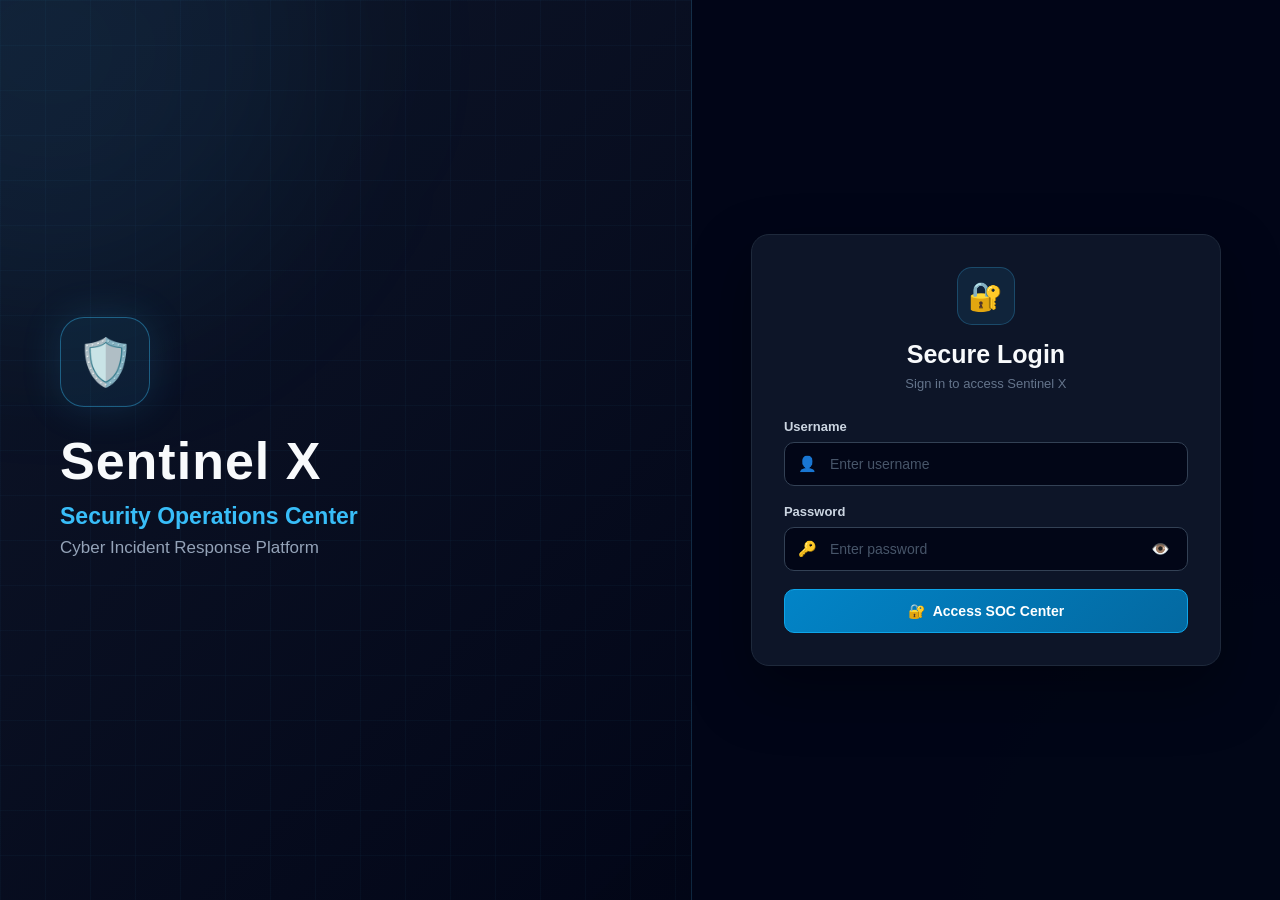
<file: index.html>
<!DOCTYPE html>

<html lang="en">

<head>

    <meta charset="UTF-8">

    <meta
        name="viewport"
        content="width=device-width, initial-scale=1.0"
    >

    <title>Sentinel X | SOC Dashboard</title>

    <link
        rel="stylesheet"
        href="css/style.css"
    >

    <link
        rel="stylesheet"
        href="css/index.css"
    >

<script>
    (function () {

        let currentSession = null;

        try {

            const storedSession =
                localStorage.getItem(
                    "sentinelXSession"
                );

            if (storedSession) {

                currentSession =
                    JSON.parse(
                        storedSession
                    );

            }

        }

        catch (error) {

            currentSession = null;

        }

        if (
            !currentSession ||
            currentSession.authenticated !== true
        ) {

            window.location.replace(
                "login.html"
            );

        }

    })();
</script>
</head>

<body>

<div class="layout">

    <!-- ========================= -->
    <!-- Sidebar -->
    <!-- ========================= -->

    <aside class="sidebar">

        <h2>🛡️ Sentinel X</h2>

        <ul>

            <li class="active">

                <a href="index.html">
                    🏠 Dashboard
                </a>

            </li>

            <li>

                <a href="alerts.html">
                    🚨 Alerts
                </a>

            </li>

            <li>

                <a href="investigation.html">
                    🔍 Investigation
                </a>

            </li>

            <li>

                <a href="incidents.html">
                    📂 Incidents
                </a>

            </li>

            <li>

                <a href="employees.html">
                    👥 Employees
                </a>

            </li>

            <li>

                <a href="devices.html">
                    💻 Devices
                </a>

            </li>

            <li>

                <a href="threat-hunting.html">
                    🎯 Threat Hunting
                </a>

            </li>

            <li>

                <a href="reports.html">
                    📊 Reports
                </a>

            </li>

            <li>

                <a href="settings.html">
                    ⚙️ Settings
                </a>

            </li>

        </ul>

    </aside>


    <!-- ========================= -->
    <!-- Main Content -->
    <!-- ========================= -->

    <main class="main-content">


        <!-- ========================= -->
        <!-- Top Bar -->
        <!-- ========================= -->

        <div class="topbar">

            <div class="topbar-left">

                <h2 id="dashboardWelcome">
                    Welcome
                </h2>

                <p>
                    System Status:

                    <span class="online">
                        🟢 Online
                    </span>

                </p>

            </div>


            <div class="topbar-right">

                <a
                    href="alerts.html"
                    id="dashboardAlertCount"
                    style="
                        text-decoration:none;
                        color:inherit;
                        cursor:pointer;
                    "
                >
                    🔔 Alerts: 0
                </a>


                <button
                    id="adminBtn"
                    type="button"
                    style="
                        background:transparent;
                        border:none;
                        color:inherit;
                        font:inherit;
                        cursor:pointer;
                    "
                >
                    👤

                    <span id="dashboardUserName">
                        User
                    </span>

                </button>

            </div>

        </div>


        <!-- ========================= -->
        <!-- Page Title -->
        <!-- ========================= -->

        <h1>
            SOC Dashboard
        </h1>


        <!-- ========================= -->
        <!-- Simulate Attack -->
        <!-- ========================= -->

        <button
            id="attackBtn"
            type="button"
        >
            ⚠️ Simulate Attack
        </button>


        <!-- ========================= -->
        <!-- Dashboard Cards -->
        <!-- ========================= -->

        <div class="cards">


            <!-- Active Threats -->

            <div
                class="card"
                id="activeThreatCard"
                role="button"
                tabindex="0"
                title="View active threats"
            >

                <h3>
                    Active Threats
                </h3>

                <p id="threats">
                    0
                </p>

            </div>


            <!-- Critical Alerts -->

            <div
                class="card"
                id="criticalAlertCard"
                role="button"
                tabindex="0"
                title="View critical alerts"
            >

                <h3>
                    Critical Alerts
                </h3>

                <p id="alerts">
                    0
                </p>

            </div>


            <!-- Risk Level -->

            <div
                class="card"
                id="riskCard"
                role="button"
                tabindex="0"
                title="View risk details"
            >

                <h3>
                    Risk Level
                </h3>

                <p id="risk">
                    LOADING
                </p>

            </div>

        </div>


        <!-- ========================= -->
        <!-- Recent Alerts -->
        <!-- ========================= -->

        <section class="alerts">

            <h2>
                🚨 Recent Alerts
            </h2>

            <div id="alertsContainer">

                <p id="dashboardDatasetStatus">
                    Loading CIC-IDS security events...
                </p>

            </div>

        </section>

    </main>

</div>


<!-- ========================= -->
<!-- User Profile Popup -->
<!-- ========================= -->

<div
    id="adminPopup"
    style="
        display:none;
        position:fixed;
        inset:0;
        background:rgba(0,0,0,.7);
        justify-content:center;
        align-items:center;
        z-index:9999;
    "
>

    <div
        style="
            width:420px;
            max-width:90%;
            background:#0f172a;
            border:1px solid #38bdf8;
            border-radius:14px;
            padding:25px;
            box-shadow:0 0 30px rgba(56,189,248,.25);
        "
    >

        <div
            style="
                display:flex;
                justify-content:space-between;
                align-items:center;
                margin-bottom:20px;
                padding-bottom:15px;
                border-bottom:1px solid #334155;
            "
        >

            <h2
                id="profileTitle"
                style="
                    margin:0;
                    color:#38bdf8;
                "
            >
                👤 User Profile
            </h2>


            <button
                id="closeAdminBtn"
                type="button"
                style="
                    background:transparent;
                    border:none;
                    color:#94a3b8;
                    font-size:20px;
                    cursor:pointer;
                "
            >
                ✕
            </button>

        </div>


        <!-- Name -->

        <div
            style="
                background:#1e293b;
                border:1px solid #334155;
                border-radius:10px;
                padding:15px;
                margin-bottom:10px;
            "
        >

            <strong style="color:#94a3b8;">
                Name
            </strong>

            <div
                id="profileName"
                style="
                    color:white;
                    margin-top:5px;
                "
            >
                —
            </div>

        </div>


        <!-- Role -->

        <div
            style="
                background:#1e293b;
                border:1px solid #334155;
                border-radius:10px;
                padding:15px;
                margin-bottom:10px;
            "
        >

            <strong style="color:#94a3b8;">
                Role
            </strong>

            <div
                id="profileRole"
                style="
                    color:white;
                    margin-top:5px;
                "
            >
                —
            </div>

        </div>


        <!-- Access Level -->

        <div
            style="
                background:#1e293b;
                border:1px solid #334155;
                border-radius:10px;
                padding:15px;
                margin-bottom:10px;
            "
        >

            <strong style="color:#94a3b8;">
                Access Level
            </strong>

            <div
                id="profileAccessLevel"
                style="
                    color:#22c55e;
                    margin-top:5px;
                "
            >
                —
            </div>

        </div>


        <!-- Session -->

        <div
            style="
                background:#1e293b;
                border:1px solid #334155;
                border-radius:10px;
                padding:15px;
                margin-bottom:15px;
            "
        >

            <strong style="color:#94a3b8;">
                Session
            </strong>

            <div
                style="
                    color:#22c55e;
                    margin-top:5px;
                "
            >
                🟢 Active
            </div>

        </div>


        <!-- Logout -->

        <button
            id="logoutBtn"
            type="button"
            style="
                width:100%;
                padding:12px;
                border:none;
                border-radius:8px;
                background:#ef4444;
                color:white;
                font-weight:bold;
                cursor:pointer;
            "
        >
            🚪 Logout
        </button>

    </div>

</div>


<!-- ========================= -->
<!-- Dashboard Information Popup -->
<!-- ========================= -->

<div
    id="dashboardInfoPopup"
    style="
        display:none;
        position:fixed;
        inset:0;
        background:rgba(0,0,0,.7);
        justify-content:center;
        align-items:center;
        z-index:9999;
    "
>

    <div
        style="
            width:500px;
            max-width:90%;
            background:#0f172a;
            border:1px solid #38bdf8;
            border-radius:14px;
            padding:25px;
            box-shadow:0 0 30px rgba(56,189,248,.25);
        "
    >

        <div
            style="
                display:flex;
                justify-content:space-between;
                align-items:center;
                border-bottom:1px solid #334155;
                padding-bottom:15px;
                margin-bottom:20px;
            "
        >

            <h2
                id="infoPopupTitle"
                style="
                    margin:0;
                    color:#38bdf8;
                "
            >
                Dashboard Information
            </h2>


            <button
                id="closeInfoBtn"
                type="button"
                style="
                    background:transparent;
                    border:none;
                    color:#94a3b8;
                    font-size:20px;
                    cursor:pointer;
                "
            >
                ✕
            </button>

        </div>


        <div
            id="infoPopupContent"
            style="
                color:#e2e8f0;
                line-height:1.7;
            "
        >
        </div>

    </div>

</div>


<!-- ========================= -->
<!-- Shared JavaScript -->
<!-- ========================= -->

<script src="script.js"></script>


<!-- ========================= -->
<!-- Dashboard JavaScript -->
<!-- ========================= -->

<script>

document.addEventListener(
    "DOMContentLoaded",
    async function () {


        /* ========================= */
        /* Login Session */
        /* ========================= */

        let currentSession = null;


        try {

            const storedSession =
                localStorage.getItem(
                    "sentinelXSession"
                );


            if (storedSession) {

                currentSession =
                    JSON.parse(
                        storedSession
                    );

            }

        }

        catch (error) {

            currentSession = null;

        }


        /*
            Dashboard protection:
            user must log in before opening Sentinel X.
        */

        if (
            !currentSession ||
            currentSession.authenticated !== true
        ) {

            window.location.replace(
                "login.html"
            );

            return;

        }


        /* ========================= */
        /* Elements */
        /* ========================= */

        const adminBtn =
            document.getElementById(
                "adminBtn"
            );


        const adminPopup =
            document.getElementById(
                "adminPopup"
            );


        const closeAdminBtn =
            document.getElementById(
                "closeAdminBtn"
            );


        const logoutBtn =
            document.getElementById(
                "logoutBtn"
            );


        const dashboardWelcome =
            document.getElementById(
                "dashboardWelcome"
            );


        const dashboardUserName =
            document.getElementById(
                "dashboardUserName"
            );


        const profileTitle =
            document.getElementById(
                "profileTitle"
            );


        const profileName =
            document.getElementById(
                "profileName"
            );


        const profileRole =
            document.getElementById(
                "profileRole"
            );


        const profileAccessLevel =
            document.getElementById(
                "profileAccessLevel"
            );


        const activeThreatCard =
            document.getElementById(
                "activeThreatCard"
            );


        const criticalAlertCard =
            document.getElementById(
                "criticalAlertCard"
            );


        const riskCard =
            document.getElementById(
                "riskCard"
            );


        const infoPopup =
            document.getElementById(
                "dashboardInfoPopup"
            );


        const infoPopupTitle =
            document.getElementById(
                "infoPopupTitle"
            );


        const infoPopupContent =
            document.getElementById(
                "infoPopupContent"
            );


        const closeInfoBtn =
            document.getElementById(
                "closeInfoBtn"
            );


        const attackBtn =
            document.getElementById(
                "attackBtn"
            );


        const alertsContainer =
            document.getElementById(
                "alertsContainer"
            );


        const alertCount =
            document.getElementById(
                "dashboardAlertCount"
            );


        const threatsElement =
            document.getElementById(
                "threats"
            );


        const criticalElement =
            document.getElementById(
                "alerts"
            );


        const riskElement =
            document.getElementById(
                "risk"
            );


        /* ========================= */
        /* Logged-In User */
        /* ========================= */

        if (dashboardWelcome) {

            dashboardWelcome.textContent =
                "Welcome, " +
                currentSession.role;

        }


        if (dashboardUserName) {
    dashboardUserName.textContent =
        currentSession.permission === "admin"
            ? "Admin"
            : currentSession.name;
}

        if (profileTitle) {

            profileTitle.textContent =
                "👤 User Profile";

        }


        if (profileName) {

            profileName.textContent =
                currentSession.name;

        }


        if (profileRole) {

            profileRole.textContent =
                currentSession.role;

        }


        if (profileAccessLevel) {

            profileAccessLevel.textContent =
                currentSession.accessLevel;

        }


        /* ========================= */
        /* RBAC */
        /* ========================= */

        const userPermission =
            currentSession.permission;


        const canRespond =
            userPermission === "admin" ||
            userPermission === "analyst";


        /*
            Admin and Analyst can simulate
            a response scenario.

            Monitor is read-only.
        */

        if (
            attackBtn &&
            !canRespond
        ) {

            attackBtn.disabled = true;

            attackBtn.textContent =
                "🔒 Simulate Attack - Read Only";

            attackBtn.title =
                "SOC Monitor has read-only access";

            attackBtn.style.opacity =
                "0.55";

            attackBtn.style.cursor =
                "not-allowed";

        }
                /* ========================= */
        /* Profile Popup */
        /* ========================= */

        if (
            adminBtn &&
            adminPopup
        ) {

            adminBtn.addEventListener(
                "click",
                function () {

                    adminPopup.style.display =
                        "flex";

                }
            );

        }


        if (
            closeAdminBtn &&
            adminPopup
        ) {

            closeAdminBtn.addEventListener(
                "click",
                function () {

                    adminPopup.style.display =
                        "none";

                }
            );

        }


        if (adminPopup) {

            adminPopup.addEventListener(
                "click",
                function (event) {

                    if (
                        event.target ===
                        adminPopup
                    ) {

                        adminPopup.style.display =
                            "none";

                    }

                }
            );

        }


        /* ========================= */
        /* Logout */
        /* ========================= */

        if (logoutBtn) {

            logoutBtn.addEventListener(
                "click",
                function () {

                    localStorage.removeItem(
                        "sentinelXSession"
                    );

                    window.location.replace(
                        "login.html"
                    );

                }
            );

        }


        /* ========================= */
        /* Information Popup */
        /* ========================= */

        function openInfoPopup(
            title,
            content
        ) {

            if (
                !infoPopup ||
                !infoPopupTitle ||
                !infoPopupContent
            ) {

                return;

            }


            infoPopupTitle.textContent =
                title;

            infoPopupContent.innerHTML =
                content;

            infoPopup.style.display =
                "flex";

        }


        if (
            closeInfoBtn &&
            infoPopup
        ) {

            closeInfoBtn.addEventListener(
                "click",
                function () {

                    infoPopup.style.display =
                        "none";

                }
            );

        }


        if (infoPopup) {

            infoPopup.addEventListener(
                "click",
                function (event) {

                    if (
                        event.target ===
                        infoPopup
                    ) {

                        infoPopup.style.display =
                            "none";

                    }

                }
            );

        }


        /* ========================= */
        /* Keyboard - Escape */
        /* ========================= */

        document.addEventListener(
            "keydown",
            function (event) {

                if (
                    event.key !==
                    "Escape"
                ) {

                    return;

                }


                if (adminPopup) {

                    adminPopup.style.display =
                        "none";

                }


                if (infoPopup) {

                    infoPopup.style.display =
                        "none";

                }

            }
        );


        /* ========================= */
        /* Stored Security States */
        /* ========================= */

        let blockedAlerts = [];

        let ignoredAlerts = [];

        let isolatedDevices = [];


        try {

            blockedAlerts =
                JSON.parse(
                    localStorage.getItem(
                        "sentinelXBlockedAlerts"
                    )
                ) || [];

        }

        catch (error) {

            blockedAlerts = [];

        }


        try {

            ignoredAlerts =
                JSON.parse(
                    localStorage.getItem(
                        "sentinelXIgnoredAlerts"
                    )
                ) || [];

        }

        catch (error) {

            ignoredAlerts = [];

        }


        try {

            isolatedDevices =
                JSON.parse(
                    localStorage.getItem(
                        "sentinelXIsolatedDevices"
                    )
                ) || [];

        }

        catch (error) {

            isolatedDevices = [];

        }


        /* ========================= */
        /* Severity Helper */
        /* ========================= */

        function getSeverity(
            riskScore
        ) {

            const risk =
                Number(
                    riskScore
                ) || 0;


            if (risk >= 90) {

                return "CRITICAL";

            }


            if (risk >= 80) {

                return "HIGH";

            }


            if (risk >= 70) {

                return "MEDIUM";

            }


            return "LOW";

        }


        /* ========================= */
        /* Severity CSS Helper */
        /* ========================= */

        function getSeverityClass(
            severity
        ) {

            return severity.toLowerCase();

        }


        /* ========================= */
        /* Alert Icon Helper */
        /* ========================= */

        function getAttackIcon(
            attackType
        ) {

            const attack =
                String(
                    attackType || ""
                ).toLowerCase();


            if (
                attack.includes(
                    "infiltration"
                )
            ) {

                return "🕵️";

            }


            if (
                attack.includes(
                    "ddos"
                ) ||
                attack.includes(
                    "dos"
                )
            ) {

                return "🌐";

            }


            if (
                attack.includes(
                    "portscan"
                )
            ) {

                return "🔎";

            }


            if (
                attack.includes(
                    "brute"
                ) ||
                attack.includes(
                    "patator"
                )
            ) {

                return "🔐";

            }


            if (
                attack.includes(
                    "web attack"
                ) ||
                attack.includes(
                    "xss"
                ) ||
                attack.includes(
                    "sql"
                )
            ) {

                return "💻";

            }


            if (
                attack.includes(
                    "bot"
                )
            ) {

                return "🤖";

            }


            return "⚠️";

        }


        /* ========================= */
        /* CIC-IDS Dataset */
        /* ========================= */

        let dashboardDataset = [];

        let dashboardAlerts = [];

        let dashboardCriticalAlerts = [];

        let dashboardActiveThreats = [];


        try {

            const response =
                await fetch(
                    "data/sentinel_data.json"
                );


            if (!response.ok) {

                throw new Error(
                    "Dataset HTTP error: " +
                    response.status
                );

            }


            dashboardDataset =
                await response.json();


            /*
                Sort highest-risk events first.

                This keeps the Dashboard,
                Alerts and Investigation
                workflow aligned with the
                existing Sentinel X logic.
            */

            dashboardAlerts =
                [...dashboardDataset]
                    .sort(
                        function (a, b) {

                            return (
                                Number(
                                    b.riskScore
                                ) -
                                Number(
                                    a.riskScore
                                )
                            );

                        }
                    )
                    .slice(
                        0,
                        12
                    );


            dashboardCriticalAlerts =
                dashboardAlerts.filter(
                    function (record) {

                        return (
                            Number(
                                record.riskScore
                            ) >= 90
                        );

                    }
                );


            dashboardActiveThreats =
                dashboardAlerts.filter(
                    function (record) {

                        return (
                            Number(
                                record.riskScore
                            ) >= 80
                        );

                    }
                );


            console.log(
                "Sentinel X Dashboard Dataset Loaded:",
                dashboardDataset.length
            );

        }

        catch (error) {

            console.error(
                "Failed to load Sentinel X Dashboard Dataset:",
                error
            );


            if (alertsContainer) {

                alertsContainer.innerHTML = `

                    <p style="
                        color:#ef4444;
                        padding:15px 0;
                    ">

                        ⚠️ Unable to load CIC-IDS security events.

                    </p>

                `;

            }


            if (threatsElement) {

                threatsElement.textContent =
                    "0";

            }


            if (criticalElement) {

                criticalElement.textContent =
                    "0";

            }


            if (alertCount) {

                alertCount.textContent =
                    "🔔 Alerts: 0";

            }


            if (riskElement) {

                riskElement.textContent =
                    "UNKNOWN";

                riskElement.className =
                    "";

            }

        }


        /* ========================= */
        /* Dashboard Counters */
        /* ========================= */

        if (
            dashboardAlerts.length > 0
        ) {

            if (threatsElement) {

                threatsElement.textContent =
                    dashboardActiveThreats.length;

            }


            if (criticalElement) {

                criticalElement.textContent =
                    dashboardCriticalAlerts.length;

            }


            if (alertCount) {

                alertCount.textContent =
                    "🔔 Alerts: " +
                    dashboardAlerts.length;

            }


            /* ========================= */
            /* Current Risk Level */
            /* ========================= */

            const highestRisk =
                Math.max(
                    ...dashboardAlerts.map(
                        function (record) {

                            return (
                                Number(
                                    record.riskScore
                                ) || 0
                            );

                        }
                    )
                );


            if (riskElement) {

                if (highestRisk >= 90) {

                    riskElement.textContent =
                        "CRITICAL";

                    riskElement.className =
                        "risk-critical";

                }

                else if (highestRisk >= 80) {

                    riskElement.textContent =
                        "HIGH";

                    riskElement.className =
                        "risk-high";

                }

                else if (highestRisk >= 70) {

                    riskElement.textContent =
                        "MEDIUM";

                    riskElement.className =
                        "risk-medium";

                }

                else {

                    riskElement.textContent =
                        "LOW";

                    riskElement.className =
                        "";

                }

            }

        }


        /* ========================= */
        /* Render Recent Alerts */
        /* ========================= */

        if (
            alertsContainer &&
            dashboardAlerts.length > 0
        ) {

            alertsContainer.innerHTML =
                "";


            /*
                Dashboard only displays
                the six highest-risk alerts.

                The twelve selected records
                still determine the Dashboard
                counters and Investigation IDs.
            */

            const recentAlerts =
                dashboardAlerts.slice(
                    0,
                    6
                );


            recentAlerts.forEach(
                function (
                    record,
                    index
                ) {

                    const alertID =
                        "DATA-ALT-" +
                        String(
                            index + 1
                        ).padStart(
                            3,
                            "0"
                        );


                    const severity =
                        getSeverity(
                            record.riskScore
                        );


                    const severityClass =
                        getSeverityClass(
                            severity
                        );


                    const icon =
                        getAttackIcon(
                            record.attackType
                        );


                    const alertLink =
                        document.createElement(
                            "a"
                        );


                    /*
                        FIX:

                        Dataset alerts now open
                        Investigation directly.
                    */

                    alertLink.href =
                        "investigation.html?alert=" +
                        encodeURIComponent(
                            alertID
                        );


                    alertLink.className =
                        "dashboard-alert-link";


                    alertLink.dataset.alertId =
                        alertID;


                    const alertCard =
                        document.createElement(
                            "div"
                        );


                    alertCard.className =
                        "dashboard-alert " +
                        "severity-" +
                        severityClass;


                    alertCard.dataset.dashboardAlert =
                        alertID;


                    alertCard.dataset.device =
                        record.targetDevice || "";


                    alertCard.dataset.recordId =
                        record.id || "";


                    alertCard.innerHTML = `

                        <div class="dashboard-alert-info">

                            <div class="dashboard-alert-icon">
                                ${icon}
                            </div>

                            <div class="dashboard-alert-text">

                                <span class="dashboard-alert-title">
                                    ${record.attackType || "Security Event"}
                                </span>

                                <span class="dashboard-alert-meta">
                                    ${alertID}
                                    •
                                    ${record.targetDevice || "Unknown Device"}
                                    •
                                    ${record.employee || "Unknown User"}
                                </span>

                            </div>

                        </div>

                        <span
                            class="dashboard-severity ${severityClass}"
                        >
                            ${severity}
                        </span>

                    `;


                    /* ========================= */
                    /* Restore Security State */
                    /* ========================= */

                    if (
                        blockedAlerts.includes(
                            alertID
                        ) ||
                        isolatedDevices.includes(
                            record.targetDevice
                        )
                    ) {

                        alertCard.classList.add(
                            "alert-blocked"
                        );

                    }


                    if (
                        ignoredAlerts.includes(
                            alertID
                        )
                    ) {

                        alertCard.style.opacity =
                            "0.5";

                    }


                    alertLink.appendChild(
                        alertCard
                    );


                    alertsContainer.appendChild(
                        alertLink
                    );

                }
            );

        }


        /* ========================= */
        /* Recent Alert Routing */
        /* ========================= */

        if (alertsContainer) {

            alertsContainer.addEventListener(
                "click",
                function (event) {

                    const alertLink =
                        event.target.closest(
                            ".dashboard-alert-link[data-alert-id]"
                        );


                    if (!alertLink) {

                        return;

                    }


                    /*
                        Explicit routing prevents
                        older Dashboard handlers
                        from sending DATA alerts
                        back to alerts.html.
                    */

                    event.preventDefault();


                    const selectedAlertID =
                        alertLink.dataset.alertId;


                    if (!selectedAlertID) {

                        return;

                    }


                    window.location.href =
                        "investigation.html?alert=" +
                        encodeURIComponent(
                            selectedAlertID
                        );

                }
            );

        }
                /* ========================= */
        /* Active Threats Popup */
        /* ========================= */

        function openThreats() {

            const activeThreatCount =
                dashboardActiveThreats.length;

            let threatPreview = "";


            if (
                dashboardActiveThreats.length >
                0
            ) {

                threatPreview =
                    dashboardActiveThreats
                        .slice(
                            0,
                            5
                        )
                        .map(
                            function (
                                record
                            ) {

                                const risk =
                                    Number(
                                        record.riskScore
                                    ) || 0;


                                const severity =
                                    getSeverity(
                                        risk
                                    );


                                return `

                                    <div
                                        style="
                                            background:#1e293b;
                                            border:1px solid #334155;
                                            border-radius:8px;
                                            padding:10px;
                                            margin-top:8px;
                                        "
                                    >

                                        <strong>
                                            ${record.attackType || "Security Event"}
                                        </strong>

                                        <br>

                                        <span style="color:#94a3b8;">
                                            ${record.targetDevice || "Unknown Device"}
                                            •
                                            Risk ${risk}/100
                                            •
                                            ${severity}
                                        </span>

                                    </div>

                                `;

                            }
                        )
                        .join("");

            }

            else {

                threatPreview = `

                    <p>
                        No active high-risk threats
                        are currently displayed.
                    </p>

                `;

            }


            openInfoPopup(

                "⚠️ Active Threats",

                `

                <p>
                    Sentinel X is currently monitoring

                    <strong>
                        ${activeThreatCount} active high-risk threats
                    </strong>

                    from the CIC-IDS dataset.
                </p>


                ${threatPreview}


                <p style="margin-top:18px;">

                    <a
                        href="alerts.html"
                        style="
                            color:#38bdf8;
                            font-weight:bold;
                            text-decoration:none;
                        "
                    >
                        → Open Security Alerts
                    </a>

                </p>

                `

            );

        }


        /* ========================= */
        /* Active Threats Events */
        /* ========================= */

        if (activeThreatCard) {

            activeThreatCard.addEventListener(
                "click",
                openThreats
            );


            activeThreatCard.addEventListener(
                "keydown",
                function (event) {

                    if (
                        event.key === "Enter" ||
                        event.key === " "
                    ) {

                        event.preventDefault();

                        openThreats();

                    }

                }
            );

        }


        /* ========================= */
        /* Critical Alerts Popup */
        /* ========================= */

        function openCriticalAlerts() {

            const criticalCount =
                dashboardCriticalAlerts.length;

            let criticalPreview = "";


            if (
                dashboardCriticalAlerts.length >
                0
            ) {

                criticalPreview =
                    dashboardCriticalAlerts
                        .slice(
                            0,
                            5
                        )
                        .map(
                            function (record) {

                                return `

                                    <div
                                        style="
                                            background:#1e293b;
                                            border:1px solid #334155;
                                            border-radius:8px;
                                            padding:10px;
                                            margin-top:8px;
                                        "
                                    >

                                        <strong>
                                            ${record.attackType || "Security Event"}
                                        </strong>

                                        <br>

                                        <span style="color:#94a3b8;">
                                            ${record.targetDevice || "Unknown Device"}
                                            •
                                            Risk ${Number(record.riskScore) || 0}/100
                                        </span>

                                    </div>

                                `;

                            }
                        )
                        .join("");

            }

            else {

                criticalPreview = `

                    <p>
                        No critical alerts are
                        currently displayed.
                    </p>

                `;

            }


            openInfoPopup(

                "🚨 Critical Alerts",

                `

                <p>
                    Sentinel X detected

                    <strong>
                        ${criticalCount} critical alerts
                    </strong>

                    in the current Dashboard dataset view.
                </p>


                <p>
                    Critical alerts have a
                    risk score of 90 or higher.
                </p>


                ${criticalPreview}


                <p style="margin-top:18px;">

                    <a
                        href="alerts.html"
                        style="
                            color:#38bdf8;
                            font-weight:bold;
                            text-decoration:none;
                        "
                    >
                        → View Security Alerts
                    </a>

                </p>

                `

            );

        }


        /* ========================= */
        /* Critical Alert Events */
        /* ========================= */

        if (criticalAlertCard) {

            criticalAlertCard.addEventListener(
                "click",
                openCriticalAlerts
            );


            criticalAlertCard.addEventListener(
                "keydown",
                function (event) {

                    if (
                        event.key === "Enter" ||
                        event.key === " "
                    ) {

                        event.preventDefault();

                        openCriticalAlerts();

                    }

                }
            );

        }


        /* ========================= */
        /* Risk Level Popup */
        /* ========================= */

        function openRiskDetails() {

            const currentRisk =
                riskElement
                    ? riskElement.textContent.trim()
                    : "UNKNOWN";


            const activeThreatCount =
                dashboardActiveThreats.length;


            const criticalCount =
                dashboardCriticalAlerts.length;


            const highestRisk =
                dashboardAlerts.length > 0
                    ? Math.max(
                        ...dashboardAlerts.map(
                            function (record) {

                                return (
                                    Number(
                                        record.riskScore
                                    ) || 0
                                );

                            }
                        )
                    )
                    : 0;


            openInfoPopup(

                "🛡️ Risk Level",

                `

                <p>
                    Current system risk level:

                    <strong style="color:#ef4444;">
                        ${currentRisk}
                    </strong>

                </p>


                <p>
                    The current level is calculated
                    from the highest-risk security
                    events displayed from the
                    CIC-IDS dataset.
                </p>


                <div
                    style="
                        background:#1e293b;
                        border:1px solid #334155;
                        border-radius:8px;
                        padding:12px;
                        margin-top:12px;
                    "
                >

                    🔴 Active high-risk threats:

                    <strong>
                        ${activeThreatCount}
                    </strong>

                    <br>

                    ☠️ Critical alerts:

                    <strong>
                        ${criticalCount}
                    </strong>

                    <br>

                    📊 Highest risk score:

                    <strong>
                        ${highestRisk}/100
                    </strong>

                </div>


                <p style="margin-top:18px;">

                    <a
                        href="alerts.html"
                        style="
                            color:#38bdf8;
                            font-weight:bold;
                            text-decoration:none;
                        "
                    >
                        → View Security Alerts
                    </a>

                </p>

                `

            );

        }


        /* ========================= */
        /* Risk Level Events */
        /* ========================= */

        if (riskCard) {

            riskCard.addEventListener(
                "click",
                openRiskDetails
            );


            riskCard.addEventListener(
                "keydown",
                function (event) {

                    if (
                        event.key === "Enter" ||
                        event.key === " "
                    ) {

                        event.preventDefault();

                        openRiskDetails();

                    }

                }
            );

        }


        /* ========================= */
        /* Simulated Attack */
        /* ========================= */

        if (attackBtn) {

            attackBtn.addEventListener(
                "click",
                function () {


                    /* ========================= */
                    /* RBAC Check */
                    /* ========================= */

                    if (!canRespond) {

                        openInfoPopup(

                            "🔒 Read-Only Access",

                            `

                            <p>
                                Your current role is

                                <strong>
                                    ${currentSession.role}
                                </strong>.
                            </p>


                            <p>
                                This account has
                                monitoring access only.
                            </p>


                            <p>
                                Response and simulation
                                actions require
                                SOC Analyst or
                                Administrator access.
                            </p>

                            `

                        );


                        return;

                    }


                    /* ========================= */
                    /* Prevent Duplicate */
                    /* ========================= */

                    const existingSimulation =
                        document.getElementById(
                            "SIM-001"
                        );


                    if (existingSimulation) {

                        openInfoPopup(

                            "⚠️ Simulation Already Active",

                            `

                            <p>
                                A simulated attack is
                                already active on the
                                Dashboard.
                            </p>


                            <p>
                                Simulation ID:

                                <strong>
                                    SIM-001
                                </strong>
                            </p>

                            `

                        );


                        return;

                    }


                    /* ========================= */
                    /* Create Simulated Alert */
                    /* ========================= */

                    const simulatedAlert =
                        document.createElement(
                            "a"
                        );


                    simulatedAlert.href =
                        "alerts.html";


                    simulatedAlert.className =
                        "dashboard-alert-link";


                    simulatedAlert.id =
                        "SIM-001";


                    simulatedAlert.innerHTML = `

                        <div
                            class="
                                dashboard-alert
                                severity-critical
                            "
                            data-dashboard-alert="SIM-001"
                            data-device="SIM-PC-001"
                        >

                            <div
                                class="dashboard-alert-info"
                            >

                                <div
                                    class="dashboard-alert-icon"
                                >
                                    ⚠️
                                </div>


                                <div
                                    class="dashboard-alert-text"
                                >

                                    <span
                                        class="dashboard-alert-title"
                                    >
                                        Simulated Network Attack
                                    </span>


                                    <span
                                        class="dashboard-alert-meta"
                                    >
                                        SIM-001
                                        •
                                        SIM-PC-001
                                        •
                                        Simulation
                                    </span>

                                </div>

                            </div>


                            <span
                                class="
                                    dashboard-severity
                                    critical
                                "
                            >
                                CRITICAL
                            </span>

                        </div>

                    `;


                    if (alertsContainer) {

                        alertsContainer.prepend(
                            simulatedAlert
                        );

                    }


                    /* ========================= */
                    /* Update Counters */
                    /* ========================= */

                    const currentThreats =
                        parseInt(
                            threatsElement
                                ?.textContent || "0",
                            10
                        ) || 0;


                    const currentCritical =
                        parseInt(
                            criticalElement
                                ?.textContent || "0",
                            10
                        ) || 0;


                    const currentTopbarAlerts =
                        parseInt(
                            (
                                alertCount
                                    ?.textContent || ""
                            ).replace(
                                /\D/g,
                                ""
                            ),
                            10
                        ) || 0;


                    if (threatsElement) {

                        threatsElement.textContent =
                            currentThreats + 1;

                    }


                    if (criticalElement) {

                        criticalElement.textContent =
                            currentCritical + 1;

                    }


                    if (alertCount) {

                        alertCount.textContent =
                            "🔔 Alerts: " +
                            (
                                currentTopbarAlerts +
                                1
                            );

                    }


                    if (riskElement) {

                        riskElement.textContent =
                            "CRITICAL";

                        riskElement.className =
                            "risk-critical";

                    }
                                        /* ========================= */
                    /* Simulation Confirmation */
                    /* ========================= */

                    openInfoPopup(

                        "⚠️ Attack Simulation",

                        `

                        <p>
                            <strong>
                                Simulated attack detected
                                successfully.
                            </strong>
                        </p>


                        <p>
                            Sentinel X detected a
                            simulated critical
                            security event.
                        </p>


                        <div
                            style="
                                background:#1e293b;
                                border:1px solid #334155;
                                border-radius:8px;
                                padding:12px;
                                margin-top:12px;
                            "
                        >

                            Simulation ID:

                            <strong>
                                SIM-001
                            </strong>

                            <br>

                            Device:

                            <strong>
                                SIM-PC-001
                            </strong>

                            <br>

                            Severity:

                            <strong
                                style="color:#ef4444;"
                            >
                                CRITICAL
                            </strong>

                            <br>

                            Risk Score:

                            <strong>
                                100/100
                            </strong>

                        </div>


                        <p style="margin-top:15px;">
                            This simulation demonstrates
                            how the Sentinel X Dashboard
                            responds to a new critical
                            security event.
                        </p>

                        `

                    );

                }
            );

        }


        /* ========================= */
        /* Dashboard Card Keyboard */
        /* ========================= */

        const dashboardCards =
            document.querySelectorAll(
                ".card"
            );


        dashboardCards.forEach(
            function (card) {

                card.addEventListener(
                    "keydown",
                    function (event) {

                        if (
                            event.key === "Enter" ||
                            event.key === " "
                        ) {

                            event.preventDefault();

                            card.click();

                        }

                    }
                );

            }
        );


        /* ========================= */
        /* Sidebar Session Protection */
        /* ========================= */

        document
            .querySelectorAll(
                ".sidebar a"
            )
            .forEach(
                function (link) {

                    link.addEventListener(
                        "click",
                        function (event) {

                            const session =
                                localStorage.getItem(
                                    "sentinelXSession"
                                );


                            if (!session) {

                                event.preventDefault();

                                window.location.replace(
                                    "login.html"
                                );

                            }

                        }
                    );

                }
            );


        /* ========================= */
        /* Settings Restriction */
        /* ========================= */

        const settingsLink =
            document.querySelector(
                '.sidebar a[href="settings.html"]'
            );


        if (
            settingsLink &&
            userPermission !== "admin"
        ) {

            settingsLink.addEventListener(
                "click",
                function (event) {

                    event.preventDefault();


                    openInfoPopup(

                        "🔒 Restricted Access",

                        `

                        <p>
                            The Settings area requires
                            Administrator access.
                        </p>


                        <p>
                            Current role:

                            <strong>
                                ${currentSession.role}
                            </strong>
                        </p>


                        <p>
                            Your current Sentinel X
                            session remains active.
                        </p>

                        `

                    );

                }
            );

        }


        /* ========================= */
        /* Profile Button Title */
        /* ========================= */

        if (adminBtn) {

            adminBtn.title =
                currentSession.role +
                " — " +
                currentSession.accessLevel;

        }


        /* ========================= */
        /* RBAC Console Status */
        /* ========================= */

        if (
            userPermission === "viewer"
        ) {

            console.log(
                "Sentinel X RBAC: Read-Only Monitor Session"
            );

        }

        else if (
            userPermission === "analyst"
        ) {

            console.log(
                "Sentinel X RBAC: SOC Analyst Session"
            );

        }

        else if (
            userPermission === "admin"
        ) {

            console.log(
                "Sentinel X RBAC: Administrator Session"
            );

        }

    }
);

</script>

</body>

</html>
</file>
<file: css/style.css>
/* ========================= */
/* Reset */
/* ========================= */

*{
    margin: 0;
    padding: 0;
    box-sizing: border-box;
}

body{
    font-family: Arial, Helvetica, sans-serif;
    background: #0f172a;
    color: white;
}

.layout{
    display: flex;
    min-height: 100vh;
}

/* ========================= */
/* Sidebar */
/* ========================= */

.sidebar{
    width:260px;
    background:#111827;
    border-right:1px solid #334155;
    padding:30px;
}

.sidebar h2{
    margin-bottom:40px;
    font-size:26px;
    color:#38bdf8;
}

.sidebar ul{
    list-style:none;
}

.sidebar li{
    margin-bottom:10px;
}

.sidebar a{
    display:block;
    padding:15px;
    border-radius:8px;
    color:white;
    text-decoration:none;
    transition:.3s;
}

.sidebar a:hover{
    background:#1e293b;
    color:#38bdf8;
}

/* ========================= */
/* Main Content */
/* ========================= */

.main-content{
    flex:1;
    padding:40px;
}

.main-content h1{
    margin-bottom:20px;
    font-size:36px;
}

/* ========================= */
/* Topbar */
/* ========================= */

.topbar{
    display:flex;
    justify-content:space-between;
    align-items:center;
    margin-bottom:30px;
    padding-bottom:20px;
    border-bottom:1px solid #334155;
}

.topbar-left h2{
    font-size:28px;
    margin-bottom:8px;
}

.topbar-left p{
    color:#94a3b8;
    font-size:16px;
}

.online{
    color:#22c55e;
    font-weight:bold;
}

.topbar-right{
    display:flex;
    gap:20px;
}

.topbar-right span{
    background:#1e293b;
    padding:10px 16px;
    border:1px solid #334155;
    border-radius:8px;
    font-size:16px;
    font-weight:bold;
}

/* ========================= */
/* Button */
/* ========================= */

#attackBtn{
    background:#dc2626;
    color:white;
    border:none;
    padding:12px 24px;
    border-radius:10px;
    font-size:16px;
    font-weight:bold;
    cursor:pointer;
    margin-bottom:30px;
    transition:.3s;
}

#attackBtn:hover{
    background:#ef4444;
    transform:scale(1.05);
    box-shadow:0 0 15px rgba(239,68,68,.4);
}

/* ========================= */
/* Dashboard Cards */
/* ========================= */

.cards{
    display:flex;
    gap:20px;
    flex-wrap:wrap;
}

.card{
    width:260px;
    background:#1e293b;
    border:1px solid #334155;
    border-radius:12px;
    padding:25px;
    cursor:pointer;
    transition:.3s;
}

.card:hover{
    transform:translateY(-5px);
    box-shadow:0 0 20px rgba(56,189,248,.3);
}

.card h3{
    margin-bottom:15px;
    color:#cbd5e1;
}

.card p{
    font-size:36px;
    font-weight:bold;
    color:#38bdf8;
}

/* ========================= */
/* Page Description */
/* ========================= */

.page-description{
    color:#94a3b8;
    font-size:16px;
    margin-bottom:30px;
}

/* ========================= */
/* Alerts */
/* ========================= */

.alerts{
    margin-top:50px;
}

.alerts h2{
    margin-bottom:20px;
    font-size:28px;
}

.alert-card{
    display:flex;
    justify-content:space-between;
    align-items:center;
    background:#1e293b;
    border:1px solid #334155;
    border-radius:12px;
    padding:20px;
    margin-bottom:15px;
    transition:.3s;
}

.alert-card:hover{
    transform:translateX(5px);
    box-shadow:0 0 15px rgba(56,189,248,.25);
}

.alert-card h4{
    margin-bottom:8px;
}

.alert-card p{
    color:#94a3b8;
    font-size:14px;
}

.alert-card span{
    color:white;
    padding:8px 18px;
    border-radius:8px;
    font-weight:bold;
}

.high span{
    background:#dc2626;
}

.medium span{
    background:#d97706;
}

.low span{
    background:#16a34a;
}

.alert-actions{
    display:flex;
    gap:10px;
}

.alert-actions button{
    border:none;
    border-radius:8px;
    padding:8px 14px;
    cursor:pointer;
    font-size:14px;
    font-weight:bold;
    transition:.3s;
}

.investigate-btn{
    background:#2563eb;
    color:white;
}

.investigate-btn:hover{
    background:#3b82f6;
}

.block-btn{
    background:#dc2626;
    color:white;
}

.block-btn:hover{
    background:#ef4444;
}

.ignore-btn{
    background:#475569;
    color:white;
}

.ignore-btn:hover{
    background:#64748b;
}

/* ========================= */
/* Incidents */
/* ========================= */

.incidents{
    margin-top:50px;
}

.incidents table{
    width:100%;
    border-collapse:collapse;
    background:#1e293b;
    border:1px solid #334155;
    border-radius:12px;
    overflow:hidden;
}

.incidents th{
    background:#111827;
    color:#38bdf8;
    padding:16px;
    text-align:left;
}

.incidents td{
    padding:16px;
    border-bottom:1px solid #334155;
}

.incidents tbody tr:hover{
    background:#273549;
}

.severity-high{
    color:#ef4444;
    font-weight:bold;
}

.severity-medium{
    color:#f59e0b;
    font-weight:bold;
}

.severity-low{
    color:#22c55e;
    font-weight:bold;
}

.view-btn{
    background:#2563eb;
    color:white;
    border:none;
    padding:8px 16px;
    border-radius:8px;
    cursor:pointer;
    font-weight:bold;
    transition:.3s;
}

.view-btn:hover{
    background:#3b82f6;
    transform:scale(1.05);
}
</file>
<file: css/index.css>
/* ========================= */ 
/* Dashboard Only */ 
/* ========================= */ 


/* ========================= */ 
/* Topbar Dashboard */ 
/* ========================= */ 
 
.topbar-right span{ 
    display:inline-flex; 
    align-items:center; 
    gap:6px; 
} 


/* ========================= */
/* Topbar Interactive Items */
/* ========================= */

#dashboardAlertCount{
    cursor:pointer;
    transition:.3s;
}

#dashboardAlertCount:hover{
    color:#7dd3fc;
    transform:translateY(-1px);
}

#adminBtn{
    cursor:pointer;
    transition:.3s;
}

#adminBtn:hover{
    color:#7dd3fc;
    transform:translateY(-1px);
}


/* ========================= */ 
/* Simulate Attack Button */ 
/* ========================= */ 
 
#attackBtn{ 
    background:#dc2626; 
    color:white; 
    border:none; 
    padding:12px 24px; 
    border-radius:10px; 
    font-size:16px; 
    font-weight:bold; 
    cursor:pointer; 
    margin-bottom:30px; 
    transition:.3s; 
} 
 
#attackBtn:hover{ 
    background:#ef4444; 
    transform:scale(1.05); 
    box-shadow:0 0 15px rgba(239,68,68,.4); 
} 

#attackBtn:active{
    transform:scale(.98);
}


/* ========================= */ 
/* Dashboard Cards */ 
/* ========================= */ 
 
.cards{ 
    display:flex; 
    gap:20px; 
    flex-wrap:wrap; 
} 
 
.card{ 
    width:260px; 
    background:#1e293b; 
    border:1px solid #334155; 
    border-radius:12px; 
    padding:25px; 
    cursor:pointer; 
    transition:.3s; 
} 
 
.card:hover{ 
    transform:translateY(-5px); 
    box-shadow:0 0 20px rgba(56,189,248,.3); 
    border-color:#38bdf8;
} 

.card:active{
    transform:translateY(-2px);
}
 
.card h3{ 
    margin-bottom:15px; 
    color:#cbd5e1; 
} 
 
.card p{ 
    font-size:36px; 
    font-weight:bold; 
    color:#38bdf8; 
} 


/* ========================= */ 
/* Risk Card */ 
/* ========================= */ 
 
#risk{ 
    color:#22c55e; 
} 
 
#risk.risk-medium{ 
    color:#f59e0b; 
} 
 
#risk.risk-high{ 
    color:#ef4444; 
} 
 
#risk.risk-critical{ 
    color:#dc2626; 
} 


/* ========================= */ 
/* Recent Alerts */ 
/* ========================= */ 
 
.alerts{ 
    margin-top:50px; 
} 
 
.alerts h2{ 
    margin-bottom:20px; 
    font-size:28px; 
} 


/* ========================= */ 
/* Recent Alert Container */ 
/* ========================= */ 
 
#alertsContainer{ 
    display:flex; 
    flex-direction:column; 
    gap:12px; 
} 


/* ========================= */ 
/* Recent Alert Item */ 
/* ========================= */ 
 
.dashboard-alert{ 
    display:flex; 
    align-items:center; 
    justify-content:space-between; 
 
    gap:20px; 
 
    background:#1e293b; 
 
    border:1px solid #334155; 
 
    border-left:4px solid #38bdf8; 
 
    border-radius:10px; 
 
    padding:16px 18px; 
 
    transition:.3s; 
} 
 
.dashboard-alert:hover{ 
    background:#273549; 
 
    transform:translateX(4px); 
 
    box-shadow:0 0 15px rgba(56,189,248,.15); 
} 


/* ========================= */ 
/* Alert Information */ 
/* ========================= */ 
 
.dashboard-alert-info{ 
    display:flex; 
    align-items:center; 
    gap:14px; 
    flex:1; 
} 
 
.dashboard-alert-icon{ 
    width:42px; 
    height:42px; 
 
    display:flex; 
    align-items:center; 
    justify-content:center; 
 
    background:#0f172a; 
 
    border:1px solid #334155; 
 
    border-radius:10px; 
 
    font-size:20px; 
} 
 
.dashboard-alert-text{ 
    display:flex; 
    flex-direction:column; 
    gap:4px; 
} 
 
.dashboard-alert-title{ 
    color:#f8fafc; 
    font-weight:bold; 
    font-size:15px; 
} 
 
.dashboard-alert-meta{ 
    color:#94a3b8; 
    font-size:13px; 
} 


/* ========================= */ 
/* Dashboard Alert Severity */ 
/* ========================= */ 
 
.dashboard-alert.severity-critical{ 
    border-left-color:#dc2626; 
} 
 
.dashboard-alert.severity-high{ 
    border-left-color:#ef4444; 
} 
 
.dashboard-alert.severity-medium{ 
    border-left-color:#f59e0b; 
} 
 
.dashboard-alert.severity-low{ 
    border-left-color:#22c55e; 
} 


/* ========================= */ 
/* Severity Badge */ 
/* ========================= */ 
 
.dashboard-severity{ 
    padding:6px 10px; 
 
    border-radius:6px; 
 
    font-size:11px; 
 
    font-weight:bold; 
 
    white-space:nowrap; 
} 
 
.dashboard-severity.critical{ 
    background:rgba(220,38,38,.15); 
    color:#f87171; 
} 
 
.dashboard-severity.high{ 
    background:rgba(239,68,68,.15); 
    color:#f87171; 
} 
 
.dashboard-severity.medium{ 
    background:rgba(245,158,11,.15); 
    color:#fbbf24; 
} 
 
.dashboard-severity.low{ 
    background:rgba(34,197,94,.15); 
    color:#4ade80; 
} 


/* ========================= */ 
/* Alert Link */ 
/* ========================= */ 
 
.dashboard-alert-link{ 
    text-decoration:none; 
    color:inherit; 
    display:block; 
    cursor:pointer;
} 
 
.dashboard-alert-link:hover{ 
    text-decoration:none; 
} 


/* ========================= */ 
/* Blocked Alert */ 
/* ========================= */ 
 
.dashboard-alert.alert-blocked{ 
    opacity:.6; 
 
    border-left-color:#ef4444; 
 
    background:rgba(239,68,68,.07); 
} 
 
.dashboard-alert.alert-blocked .dashboard-alert-title{ 
    text-decoration:line-through; 
} 


/* ========================= */ 
/* Empty Alerts */ 
/* ========================= */ 
 
.no-dashboard-alerts{ 
    background:#1e293b; 
 
    border:1px solid #334155; 
 
    border-radius:10px; 
 
    padding:25px; 
 
    text-align:center; 
 
    color:#94a3b8; 
 
    font-size:15px; 
} 


/* ========================= */ 
/* Dashboard Popup */ 
/* ========================= */

.dashboard-popup{
    cursor:default;
}


/* ========================= */ 
/* Responsive */ 
/* ========================= */ 
 
@media(max-width:800px){ 
 
    .cards{ 
        flex-direction:column; 
    } 
 
    .card{ 
        width:100%; 
        box-sizing:border-box; 
    } 
 
    .dashboard-alert{ 
        align-items:flex-start; 
        flex-direction:column; 
    } 
 
    .dashboard-severity{ 
        align-self:flex-start; 
    } 
 
} 
 
 
@media(max-width:500px){ 
 
    .dashboard-alert-info{ 
        align-items:flex-start; 
    } 
 
    .dashboard-alert-icon{ 
        flex-shrink:0; 
    } 
 
}
/* ========================= */
/* Dashboard Popup Overlay */
/* ========================= */

.dashboard-popup{
    display:none;
    position:fixed;
    inset:0;
    background:rgba(0,0,0,.7);
    justify-content:center;
    align-items:center;
    z-index:9999;
    cursor:default;
}


/* ========================= */
/* Dashboard Popup Panel */
/* ========================= */

.dashboard-popup-panel{
    width:420px;
    max-width:90%;
    max-height:85vh;
    overflow-y:auto;
    background:#0f172a;
    border:1px solid #38bdf8;
    border-radius:14px;
    padding:25px;
    box-shadow:0 0 30px rgba(56,189,248,.25);
}


/* ========================= */
/* Dashboard Popup Header */
/* ========================= */

.dashboard-popup-header{
    display:flex;
    justify-content:space-between;
    align-items:center;
    gap:15px;
    margin-bottom:20px;
    padding-bottom:15px;
    border-bottom:1px solid #334155;
}

.dashboard-popup-header h2{
    margin:0;
    color:#38bdf8;
}


/* ========================= */
/* Dashboard Popup Close */
/* ========================= */

.dashboard-popup-close{
    background:transparent;
    border:none;
    color:#94a3b8;
    font-size:20px;
    cursor:pointer;
    transition:.3s;
}

.dashboard-popup-close:hover{
    color:#f8fafc;
}


/* ========================= */
/* Profile Details */
/* ========================= */

.profile-detail{
    background:#1e293b;
    border:1px solid #334155;
    border-radius:10px;
    padding:15px;
    margin-bottom:10px;
}

.profile-detail strong{
    color:#94a3b8;
}

.profile-detail > div{
    color:#f8fafc;
    margin-top:5px;
}

.profile-detail .profile-access-level,
.profile-detail .profile-session-status{
    color:#22c55e;
}


/* ========================= */
/* Profile Logout */
/* ========================= */

.profile-logout-btn{
    width:100%;
    padding:12px;
    border:none;
    border-radius:8px;
    background:#ef4444;
    color:white;
    font-weight:bold;
    cursor:pointer;
    transition:.3s;
}

.profile-logout-btn:hover{
    background:#dc2626;
}


/* ========================= */
/* Information Popup */
/* ========================= */

.info-popup-panel{
    width:520px;
}

#infoPopupContent{
    color:#cbd5e1;
    line-height:1.7;
}

#infoPopupContent p{
    margin:0 0 15px;
}


/* ========================= */
/* Popup Information Item */
/* ========================= */

.dashboard-popup-item{
    background:#1e293b;
    border:1px solid #334155;
    border-radius:10px;
    padding:14px;
    margin:10px 0;
    color:#cbd5e1;
}

.dashboard-popup-item strong{
    color:#f8fafc;
}

.dashboard-popup-meta{
    color:#94a3b8;
    font-size:13px;
}


/* ========================= */
/* Popup Links */
/* ========================= */

.dashboard-popup-action{
    margin-top:20px;
}

.dashboard-popup-link{
    color:#38bdf8;
    text-decoration:none;
    font-weight:bold;
    transition:.3s;
}

.dashboard-popup-link:hover{
    color:#7dd3fc;
}


/* ========================= */
/* Popup Risk Value */
/* ========================= */

.dashboard-risk-value{
    color:#ef4444;
}


/* ========================= */
/* Dashboard Topbar Controls */
/* ========================= */

#dashboardAlertCount{
    text-decoration:none;
    color:inherit;
}

#adminBtn{
    background:transparent;
    border:none;
    color:inherit;
    font:inherit;
}


/* ========================= */
/* Popup Responsive */
/* ========================= */

@media(max-width:500px){

    .dashboard-popup-panel{
        width:auto;
        max-width:none;
        margin:15px;
        padding:20px;
    }

    .dashboard-popup-header{
        align-items:flex-start;
    }

}
</file>
<file: css/alerts.css>
/* ========================= */
/* Alerts Page */
/* ========================= */

.alerts-header{
    display:flex;
    justify-content:space-between;
    align-items:flex-end;
    gap:30px;
    margin-bottom:30px;
}

.alerts-header h1{
    margin-bottom:8px;
}


/* ========================= */
/* Alert Summary */
/* ========================= */

.alert-summary{
    display:flex;
    gap:12px;
}

.summary-item{
    min-width:90px;
    padding:12px 16px;
    background:#1e293b;
    border:1px solid #334155;
    border-radius:10px;
    text-align:center;
}

.summary-item strong{
    display:block;
    font-size:20px;
    margin-bottom:3px;
}

.summary-item span{
    color:#94a3b8;
    font-size:12px;
}

.high-summary strong{
    color:#ef4444;
}

.medium-summary strong{
    color:#f59e0b;
}

.low-summary strong{
    color:#22c55e;
}


/* ========================= */
/* Alert Toolbar */
/* ========================= */

.alert-toolbar{
    display:flex;
    justify-content:space-between;
    align-items:center;

    background:#111827;

    border:1px solid #334155;
    border-radius:10px;

    padding:14px 18px;

    margin-bottom:18px;
}

.alert-toolbar-title{
    display:flex;
    align-items:center;
    gap:9px;

    color:#e2e8f0;
}

.alert-status-indicator{
    display:flex;
    align-items:center;
    gap:8px;

    color:#22c55e;

    font-size:13px;
    font-weight:bold;
}

.pulse{
    width:8px;
    height:8px;

    background:#22c55e;

    border-radius:50%;

    box-shadow:0 0 10px #22c55e;
}


/* ========================= */
/* Alert Cards */
/* ========================= */

.alert-card{
    position:relative;

    display:flex;
    justify-content:space-between;
    align-items:center;

    gap:25px;

    background:#1e293b;

    border:1px solid #334155;

    border-radius:12px;

    padding:22px;

    margin-bottom:15px;

    transition:.3s;

    overflow:hidden;
}

.alert-card::before{
    content:"";

    position:absolute;

    left:0;
    top:0;

    width:4px;
    height:100%;
}

.alert-card:hover{
    transform:translateY(-2px);

    border-color:#475569;

    box-shadow:0 8px 25px rgba(0,0,0,.2);
}


/* ========================= */
/* Severity Borders */
/* ========================= */

.alert-card.high::before{
    background:#ef4444;
}

.alert-card.medium::before{
    background:#f59e0b;
}

.alert-card.low::before{
    background:#22c55e;
}


/* ========================= */
/* Alert Main */
/* ========================= */

.alert-main{
    flex:1;
    min-width:0;
}

.alert-title-row{
    display:flex;
    align-items:center;
    gap:12px;
}

.alert-icon{
    width:40px;
    height:40px;

    display:flex;
    justify-content:center;
    align-items:center;

    background:#111827;

    border:1px solid #334155;

    border-radius:9px;

    font-size:18px;
}

.alert-title-row h4{
    margin:0 0 3px;

    color:#f8fafc;

    font-size:17px;
}

.alert-id{
    color:#64748b;
    font-size:11px;
    font-family:monospace;
}

.alert-main > p{
    margin:14px 0;

    color:#cbd5e1;

    font-size:14px;
}


/* ========================= */
/* Alert Meta */
/* ========================= */

.alert-meta{
    display:flex;
    flex-wrap:wrap;

    gap:18px;

    color:#94a3b8;

    font-size:12px;
}

.alert-meta a{
    color:#38bdf8;

    text-decoration:none;

    font-weight:bold;
}

.alert-meta a:hover{
    color:#7dd3fc;

    text-decoration:underline;
}

.alert-meta strong{
    color:#e2e8f0;
}


/* ========================= */
/* Alert Actions */
/* ========================= */

.alert-actions{
    min-width:210px;

    display:flex;
    flex-direction:column;
    align-items:flex-end;

    gap:15px;
}

.alert-status{
    display:flex;
    align-items:center;
    gap:8px;
}


/* ========================= */
/* Severity Badges */
/* ========================= */

.severity-badge,
.state-badge{
    display:inline-flex;

    align-items:center;
    justify-content:center;

    padding:5px 10px;

    border-radius:20px;

    font-size:11px;

    font-weight:bold;
}

.high-badge{
    background:rgba(239,68,68,.12);
    color:#ef4444;
    border:1px solid rgba(239,68,68,.3);
}

.critical-badge{
    background:rgba(220,38,38,.18);
    color:#f87171;
    border:1px solid rgba(220,38,38,.35);
}

.medium-badge{
    background:rgba(245,158,11,.12);
    color:#f59e0b;
    border:1px solid rgba(245,158,11,.3);
}

.low-badge{
    background:rgba(34,197,94,.12);
    color:#22c55e;
    border:1px solid rgba(34,197,94,.3);
}


/* ========================= */
/* Alert State */
/* ========================= */

.active-state{
    background:rgba(56,189,248,.1);
    color:#38bdf8;
    border:1px solid rgba(56,189,248,.25);
}

.ignored-state{
    background:rgba(100,116,139,.12);
    color:#94a3b8;
    border:1px solid #475569;
}

.blocked-state{
    background:rgba(239,68,68,.12);
    color:#ef4444;
    border:1px solid rgba(239,68,68,.3);
}


/* ========================= */
/* Action Buttons */
/* ========================= */

.action-buttons{
    display:flex;
    gap:8px;
}

.alert-actions button{
    border:none;

    padding:9px 13px;

    border-radius:7px;

    color:white;

    cursor:pointer;

    font-size:12px;

    font-weight:bold;

    transition:.25s;
}

.alert-actions button:hover{
    transform:translateY(-2px);
}


/* Investigate */

.investigate-btn{
    background:#2563eb;
}

.investigate-btn:hover{
    background:#3b82f6;
}


/* Block */

.block-btn{
    background:#dc2626;
}

.block-btn:hover{
    background:#ef4444;
}


/* Ignore */

.ignore-btn{
    background:#475569;
}

.ignore-btn:hover{
    background:#64748b;
}


/* Disabled */

.alert-actions button:disabled{
    opacity:.6;
    cursor:not-allowed;
    transform:none;
}


/* ========================= */
/* Selected Alert */
/* ========================= */

.alert-selected{
    border-color:#38bdf8 !important;

    box-shadow:
        0 0 0 1px #38bdf8,
        0 0 25px rgba(56,189,248,.12);
}


/* ========================= */
/* Processed Alert */
/* ========================= */

.alert-processed{
    opacity:.65;
}

.alert-processed .alert-main{
    filter:saturate(.7);
}


/* ========================= */
/* Footer */
/* ========================= */

.alerts-footer{
    display:flex;
    justify-content:space-between;

    margin-top:25px;

    padding:15px 5px;

    color:#64748b;

    font-size:11px;

    border-top:1px solid #1e293b;
}


/* ========================= */
/* Responsive */
/* ========================= */

@media(max-width:900px){

    .alerts-header{
        flex-direction:column;
        align-items:flex-start;
    }

    .alert-card{
        flex-direction:column;
        align-items:flex-start;
    }

    .alert-actions{
        width:100%;
        align-items:flex-start;
    }

    .alert-status{
        width:100%;
    }

    .action-buttons{
        width:100%;
        flex-wrap:wrap;
    }

}


@media(max-width:600px){

    .alert-summary{
        width:100%;
    }

    .summary-item{
        flex:1;
        min-width:0;
    }

    .alert-meta{
        flex-direction:column;
        gap:7px;
    }

    .alerts-footer{
        flex-direction:column;
        gap:8px;
    }

}
/* =========================================
   SENTINEL X - DATASET ALERT ACTION BUTTONS
   ========================================= */

.dataset-investigate-btn,
.dataset-block-btn,
.dataset-ignore-btn {
    border: none;
    padding: 10px 16px;
    border-radius: 8px;
    font-size: 13px;
    font-weight: 700;
    cursor: pointer;
    transition: 0.2s ease;
}


/* Investigate */

.dataset-investigate-btn {
    background: #2563eb;
    color: white;
}

.dataset-investigate-btn:hover {
    transform: translateY(-2px);
    opacity: 0.9;
}


/* Block */

.dataset-block-btn {
    background: #dc2626;
    color: white;
}

.dataset-block-btn:hover {
    transform: translateY(-2px);
    opacity: 0.9;
}


/* Ignore */

.dataset-ignore-btn {
    background: #475569;
    color: white;
}

.dataset-ignore-btn:hover {
    transform: translateY(-2px);
    opacity: 0.9;
}


/* Disabled buttons */

.dataset-investigate-btn:disabled,
.dataset-block-btn:disabled,
.dataset-ignore-btn:disabled {
    cursor: not-allowed;
    opacity: 0.6;
}
</file>
<file: css/devices.css>
/* ========================= */
/* Devices Page */
/* ========================= */

.devices{
    margin-top:50px;
}

.devices table{
    width:100%;
    border-collapse:collapse;
    background:#1e293b;
    border:1px solid #334155;
    border-radius:12px;
    overflow:hidden;
}

.devices th{
    background:#111827;
    color:#38bdf8;
    padding:16px;
    text-align:left;
    font-size:15px;
    border-bottom:1px solid #334155;
}

.devices td{
    padding:16px;
    color:#e2e8f0;
    border-bottom:1px solid #334155;
    vertical-align:middle;
}

.devices tbody tr{
    transition:.3s;
}

.devices tbody tr:hover{
    background:#273549;
}


/* ========================= */
/* Links */
/* ========================= */

.devices td a{
    color:#38bdf8;
    text-decoration:none;
    font-weight:bold;
    transition:.3s;
}

.devices td a:hover{
    color:#7dd3fc;
    text-decoration:underline;
}


/* ========================= */
/* Device Status */
/* ========================= */

.status-active{
    color:#22c55e;
    font-weight:bold;
}

.status-warning{
    color:#f59e0b;
    font-weight:bold;
}

.status-danger{
    color:#ef4444;
    font-weight:bold;
}


/* ========================= */
/* Isolated Status */
/* ========================= */

.status-isolated{
    color:#a855f7;
    font-weight:bold;
}


/* ========================= */
/* Isolated Device Row */
/* ========================= */

.device-isolated{
    background:#2e1b45 !important;
    box-shadow:inset 4px 0 0 #a855f7;
}

.device-isolated:hover{
    background:#3a2257 !important;
}


/* ========================= */
/* View Button */
/* ========================= */

.view-btn{
    background:#2563eb;
    color:white;
    border:none;
    padding:8px 16px;
    border-radius:8px;
    cursor:pointer;
    font-weight:bold;
    transition:.3s;
}

.view-btn:hover{
    background:#3b82f6;
    transform:scale(1.05);
}
/* =========================================
   SENTINEL X - DATASET DEVICES
   ========================================= */

/* View Button */

.dataset-device-view {
    background: #2563eb;
    color: white;
    border: none;
    padding: 8px 18px;
    border-radius: 7px;
    font-size: 13px;
    font-weight: 700;
    cursor: pointer;
    transition: 0.2s ease;
}

.dataset-device-view:hover {
    transform: translateY(-2px);
    opacity: 0.9;
}


/* =========================================
   DEVICE POPUP
   ========================================= */

.device-popup {
    position: fixed;
    top: 0;
    left: 0;

    width: 100%;
    height: 100%;

    background: rgba(0, 0, 0, 0.75);

    display: flex;
    justify-content: center;
    align-items: center;

    z-index: 9999;
}


/* Popup Box */

.device-popup-box {
    width: 650px;
    max-width: 90%;

    background: #0f172a;

    border: 1px solid #38bdf8;
    border-radius: 14px;

    padding: 25px;

    box-shadow:
        0 0 30px rgba(56, 189, 248, 0.25);
}


/* Popup Header */

.device-popup-header {
    display: flex;
    justify-content: space-between;
    align-items: center;

    border-bottom: 1px solid #334155;

    padding-bottom: 15px;
    margin-bottom: 20px;
}

.device-popup-header h2 {
    margin: 0;
    color: #38bdf8;
}


/* Close Button */

.dataset-close-device-popup {
    background: transparent;
    border: none;

    color: #94a3b8;

    font-size: 20px;
    font-weight: bold;

    cursor: pointer;

    transition: 0.2s ease;
}

.dataset-close-device-popup:hover {
    color: #ef4444;
}


/* =========================================
   DEVICE DETAILS
   ========================================= */

.device-details {
    display: grid;

    grid-template-columns:
        repeat(2, 1fr);

    gap: 15px;
}


.device-details div {
    background: #1e293b;

    padding: 13px;

    border-radius: 8px;

    border: 1px solid #334155;
}


.device-details strong {
    display: block;

    color: #94a3b8;

    font-size: 13px;

    margin-bottom: 5px;
}


.device-details span {
    color: white;

    font-weight: 700;
}


/* =========================================
   RESPONSIVE
   ========================================= */

@media (max-width: 650px) {

    .device-details {
        grid-template-columns: 1fr;
    }

}
</file>
<file: css/employees.css>
/* ========================= */
/* Employees Page */
/* ========================= */

.employees{
    margin-top:50px;
}

.employees table{
    width:100%;
    border-collapse:collapse;
    background:#1e293b;
    border:1px solid #334155;
    border-radius:12px;
    overflow:hidden;
}

.employees th{
    background:#111827;
    color:#38bdf8;
    padding:16px;
    text-align:left;
    font-size:15px;
    border-bottom:1px solid #334155;
}

.employees td{
    padding:16px;
    color:#e2e8f0;
    border-bottom:1px solid #334155;
    vertical-align:middle;
}

.employees tbody tr{
    transition:.3s;
}

.employees tbody tr:hover{
    background:#273549;
}


/* ========================= */
/* Device Links */
/* ========================= */

.employees td a{
    color:#38bdf8;
    text-decoration:none;
    font-weight:bold;
    transition:.3s;
}

.employees td a:hover{
    color:#7dd3fc;
    text-decoration:underline;
}


/* ========================= */
/* Employee Status */
/* ========================= */

.status-active{
    color:#22c55e;
    font-weight:bold;
}

.status-away{
    color:#f59e0b;
    font-weight:bold;
}

.status-offline{
    color:#ef4444;
    font-weight:bold;
}


/* ========================= */
/* View Button */
/* ========================= */

.employees .view-btn{
    background:#2563eb;
    color:white;
    border:none;
    padding:8px 16px;
    border-radius:8px;
    cursor:pointer;
    font-weight:bold;
    transition:.3s;
}

.employees .view-btn:hover{
    background:#3b82f6;
    transform:scale(1.05);
}


/* ========================= */
/* Employee Popup */
/* ========================= */

.employee-popup{
    position:fixed;
    top:0;
    left:0;

    width:100%;
    height:100%;

    background:rgba(0,0,0,.75);

    display:flex;
    align-items:center;
    justify-content:center;

    padding:20px;
    box-sizing:border-box;

    z-index:9999;
}


/* ========================= */
/* Popup Box */
/* ========================= */

.employee-popup-box{
    width:650px;
    max-width:95%;

    max-height:90vh;
    overflow-y:auto;

    background:#0f172a;

    border:1px solid #38bdf8;
    border-radius:14px;

    padding:25px;

    box-shadow:
        0 0 30px rgba(56,189,248,.25);

    animation:employeePopupOpen .2s ease;
}


/* ========================= */
/* Popup Animation */
/* ========================= */

@keyframes employeePopupOpen{

    from{
        opacity:0;
        transform:scale(.96);
    }

    to{
        opacity:1;
        transform:scale(1);
    }

}


/* ========================= */
/* Popup Header */
/* ========================= */

.employee-popup-header{
    display:flex;
    justify-content:space-between;
    align-items:center;

    border-bottom:1px solid #334155;

    padding-bottom:15px;
    margin-bottom:20px;
}

.employee-popup-header h2{
    margin:0;
    color:#38bdf8;
}

.employee-close-popup{
    background:transparent;
    border:none;

    color:#94a3b8;

    font-size:20px;

    cursor:pointer;

    transition:.3s;
}

.employee-close-popup:hover{
    color:#ef4444;
    transform:scale(1.1);
}


/* ========================= */
/* Employee Details */
/* ========================= */

.employee-details{
    display:grid;

    grid-template-columns:
        repeat(2,1fr);

    gap:15px;
}

.employee-detail-item{
    background:#1e293b;

    border:1px solid #334155;
    border-radius:9px;

    padding:14px;
}

.employee-detail-item strong{
    display:block;

    color:#94a3b8;

    font-size:13px;

    margin-bottom:6px;
}

.employee-detail-item span{
    color:#f8fafc;

    font-weight:bold;
}


/* ========================= */
/* Security Activity */
/* ========================= */

.employee-security{
    margin-top:25px;

    padding-top:20px;

    border-top:1px solid #334155;
}

.employee-security h3{
    color:#38bdf8;

    margin-top:0;
    margin-bottom:15px;
}


/* ========================= */
/* Security Activity Card */
/* ========================= */

.employee-activity{
    display:flex;

    justify-content:space-between;
    align-items:center;

    gap:15px;

    background:#1e293b;

    border:1px solid #334155;
    border-left:4px solid #38bdf8;

    border-radius:9px;

    padding:14px;

    margin-bottom:10px;
}

.employee-activity-info{
    display:flex;
    flex-direction:column;

    gap:5px;
}

.employee-activity-title{
    color:#f8fafc;
    font-weight:bold;
}

.employee-activity-meta{
    color:#94a3b8;
    font-size:13px;
}


/* ========================= */
/* Security Activity Severity */
/* ========================= */

.employee-activity.high{
    border-left-color:#ef4444;
}

.employee-activity.medium{
    border-left-color:#f59e0b;
}

.employee-activity.low{
    border-left-color:#22c55e;
}

.employee-activity.critical{
    border-left-color:#dc2626;
}


/* ========================= */
/* Activity Badge */
/* ========================= */

.employee-activity-badge{
    padding:6px 10px;

    border-radius:6px;

    font-size:11px;

    font-weight:bold;

    white-space:nowrap;
}

.employee-activity-badge.high,
.employee-activity-badge.critical{
    color:#f87171;

    background:
        rgba(239,68,68,.15);
}

.employee-activity-badge.medium{
    color:#fbbf24;

    background:
        rgba(245,158,11,.15);
}

.employee-activity-badge.low{
    color:#4ade80;

    background:
        rgba(34,197,94,.15);
}


/* ========================= */
/* No Security Activity */
/* ========================= */

.no-employee-activity{
    background:#1e293b;

    border:1px solid #334155;

    border-radius:9px;

    padding:18px;

    color:#94a3b8;

    text-align:center;
}


/* ========================= */
/* Popup Actions */
/* ========================= */

.employee-popup-actions{
    display:flex;

    justify-content:flex-end;

    gap:10px;

    margin-top:25px;
}


/* ========================= */
/* View Device Button */
/* ========================= */

.employee-device-btn{
    background:#2563eb;

    color:white;

    border:none;

    padding:10px 16px;

    border-radius:8px;

    cursor:pointer;

    font-weight:bold;

    transition:.3s;
}

.employee-device-btn:hover{
    background:#3b82f6;

    transform:translateY(-2px);
}


/* ========================= */
/* Close Button */
/* ========================= */

.employee-close-btn{
    background:#334155;

    color:white;

    border:none;

    padding:10px 16px;

    border-radius:8px;

    cursor:pointer;

    font-weight:bold;

    transition:.3s;
}

.employee-close-btn:hover{
    background:#475569;

    transform:translateY(-2px);
}


/* ========================= */
/* Responsive */
/* ========================= */

@media(max-width:800px){

    .employees{
        overflow-x:auto;
    }

    .employees table{
        min-width:850px;
    }

    .employee-details{
        grid-template-columns:1fr;
    }

}


@media(max-width:500px){

    .employee-popup-box{
        padding:18px;
    }

    .employee-activity{
        flex-direction:column;
        align-items:flex-start;
    }

    .employee-popup-actions{
        flex-direction:column;
    }

    .employee-device-btn,
    .employee-close-btn{
        width:100%;
    }

}
/* =========================================
   SENTINEL X - DATASET EMPLOYEES
   ========================================= */

/* View Button */

.dataset-employee-view {
    background: #2563eb;
    color: white;
    border: none;
    padding: 8px 18px;
    border-radius: 7px;
    font-size: 13px;
    font-weight: 700;
    cursor: pointer;
    transition: 0.2s ease;
}

.dataset-employee-view:hover {
    transform: translateY(-2px);
    opacity: 0.9;
}


/* =========================================
   EMPLOYEE POPUP
   ========================================= */

.employee-popup {
    position: fixed;
    top: 0;
    left: 0;

    width: 100%;
    height: 100%;

    background: rgba(0, 0, 0, 0.75);

    display: flex;
    justify-content: center;
    align-items: center;

    z-index: 9999;
}


/* Popup Box */

.employee-popup-box {
    width: 700px;
    max-width: 90%;

    background: #0f172a;

    border: 1px solid #38bdf8;
    border-radius: 14px;

    padding: 25px;

    box-shadow:
        0 0 30px rgba(56, 189, 248, 0.25);
}


/* Popup Header */

.employee-popup-header {
    display: flex;
    justify-content: space-between;
    align-items: center;

    border-bottom: 1px solid #334155;

    padding-bottom: 15px;
    margin-bottom: 20px;
}

.employee-popup-header h2 {
    margin: 0;
    color: #38bdf8;
}


/* Close Button */

.dataset-close-employee-popup {
    background: transparent;
    border: none;

    color: #94a3b8;

    font-size: 20px;
    font-weight: bold;

    cursor: pointer;

    transition: 0.2s ease;
}

.dataset-close-employee-popup:hover {
    color: #ef4444;
}


/* =========================================
   EMPLOYEE DETAILS
   ========================================= */

.employee-details {
    display: grid;
    grid-template-columns: repeat(2, 1fr);
    gap: 15px;
}

.employee-details div {
    background: #1e293b;

    padding: 13px;

    border-radius: 8px;

    border: 1px solid #334155;
}

.employee-details strong {
    display: block;

    color: #94a3b8;

    font-size: 13px;

    margin-bottom: 5px;
}

.employee-details span {
    color: white;
    font-weight: 700;
}


/* =========================================
   RESPONSIVE
   ========================================= */

@media (max-width: 650px) {

    .employee-details {
        grid-template-columns: 1fr;
    }

}
</file>
<file: css/incidents.css>
/* ========================= */
/* Incidents Page */
/* ========================= */

.incidents{
    margin-top:50px;
}

.incidents table{
    width:100%;
    border-collapse:collapse;
    background:#1e293b;
    border:1px solid #334155;
    border-radius:12px;
    overflow:hidden;
}

.incidents th{
    background:#111827;
    color:#38bdf8;
    padding:16px;
    text-align:left;
    font-size:15px;
    border-bottom:1px solid #334155;
}

.incidents td{
    padding:16px;
    color:#e2e8f0;
    border-bottom:1px solid #334155;
    vertical-align:middle;
}

.incidents tbody tr{
    transition:.3s;
}

.incidents tbody tr:hover{
    background:#273549;
}


/* ========================= */
/* Isolated Incident */
/* ========================= */

.incidents tbody tr.incident-isolated{
    background:rgba(168,85,247,0.10);
    box-shadow:inset 4px 0 0 #a855f7;
}

.incidents tbody tr.incident-isolated:hover{
    background:rgba(168,85,247,0.18);
}

.incidents tbody tr.incident-isolated td{
    border-bottom-color:#3f2a5c;
}


/* ========================= */
/* Links */
/* ========================= */

.incidents td a{
    color:#38bdf8;
    text-decoration:none;
    font-weight:bold;
    transition:.3s;
}

.incidents td a:hover{
    color:#7dd3fc;
    text-decoration:underline;
}


/* ========================= */
/* Severity */
/* ========================= */

.severity-high{
    color:#ef4444;
    font-weight:bold;
}

.severity-medium{
    color:#f59e0b;
    font-weight:bold;
}

.severity-low{
    color:#22c55e;
    font-weight:bold;
}


/* ========================= */
/* Status */
/* ========================= */

.status-open{
    color:#ef4444;
    font-weight:bold;
}

.status-investigating{
    color:#f59e0b;
    font-weight:bold;
}

.status-closed{
    color:#22c55e;
    font-weight:bold;
}


/* ========================= */
/* Isolated Status */
/* ========================= */

.status-isolated{
    color:#c084fc;
    font-weight:bold;

    text-shadow:
        0 0 8px rgba(168,85,247,0.45);
}


/* ========================= */
/* View Button */
/* ========================= */

.view-btn{
    background:#2563eb;
    color:white;
    border:none;
    padding:8px 16px;
    border-radius:8px;
    cursor:pointer;
    font-weight:bold;
    transition:.3s;
}

.view-btn:hover{
    background:#3b82f6;
    transform:scale(1.05);
}


/* ========================= */
/* Incident Popup */
/* ========================= */

.incident-popup{
    position:fixed;
    top:0;
    left:0;
    width:100%;
    height:100%;

    background:rgba(0,0,0,0.7);

    display:flex;
    justify-content:center;
    align-items:center;

    z-index:9999;
}


/* ========================= */
/* Popup Box */
/* ========================= */

.incident-popup-box{
    width:600px;
    max-width:90%;

    background:#0f172a;

    border:1px solid #38bdf8;
    border-radius:14px;

    padding:25px;

    box-shadow:
        0 0 30px rgba(56,189,248,0.25);
}


/* ========================= */
/* Isolated Popup */
/* ========================= */

.incident-isolated .incident-popup-box{
    border-color:#a855f7;

    box-shadow:
        0 0 30px rgba(168,85,247,0.25);
}


/* ========================= */
/* Popup Header */
/* ========================= */

.incident-popup-header{
    display:flex;
    justify-content:space-between;
    align-items:center;

    border-bottom:1px solid #334155;

    padding-bottom:15px;
    margin-bottom:20px;
}

.incident-popup-header h2{
    margin:0;
    color:#38bdf8;
}

.close-popup{
    background:transparent;
    border:none;

    color:#94a3b8;

    font-size:18px;
    cursor:pointer;

    transition:.3s;
}

.close-popup:hover{
    color:#ef4444;
}


/* ========================= */
/* Incident Details */
/* ========================= */

.incident-details{
    display:grid;
    grid-template-columns:1fr 1fr;

    gap:15px;
}

.incident-details div{
    background:#1e293b;

    padding:12px;

    border-radius:8px;

    border:1px solid #334155;
}

.incident-details strong{
    display:block;

    color:#94a3b8;

    font-size:13px;

    margin-bottom:5px;
}

.incident-details span{
    color:white;

    font-weight:bold;
}


/* ========================= */
/* Isolated Status in Popup */
/* ========================= */

.incident-details span.isolated-status{
    color:#c084fc;

    text-shadow:
        0 0 8px rgba(168,85,247,0.45);
}


/* ========================= */
/* Incident Actions */
/* ========================= */

.incident-actions{
    display:flex;

    gap:10px;

    margin-top:25px;

    flex-wrap:wrap;
}

.incident-actions button{
    padding:10px 14px;

    border:none;

    border-radius:7px;

    color:white;

    cursor:pointer;

    font-weight:bold;

    transition:.3s;
}

.incident-actions button:hover{
    transform:translateY(-2px);
}


/* ========================= */
/* Investigate */
/* ========================= */

.investigate-incident{
    background:#2563eb;
}

.investigate-incident:hover{
    background:#3b82f6;
}


/* ========================= */
/* Contain */
/* ========================= */

.contain-incident{
    background:#d97706;
}

.contain-incident:hover{
    background:#f59e0b;
}


/* ========================= */
/* Resolve */
/* ========================= */

.resolve-incident{
    background:#16a34a;
}

.resolve-incident:hover{
    background:#22c55e;
}


/* ========================= */
/* Close Incident */
/* ========================= */

.close-incident{
    background:#dc2626;
}

.close-incident:hover{
    background:#ef4444;
}


/* ========================= */
/* Responsive */
/* ========================= */

@media (max-width:900px){

    .incidents{
        overflow-x:auto;
    }

    .incidents table{
        min-width:900px;
    }

}


@media (max-width:600px){

    .incident-popup-box{
        width:90%;
        padding:20px;
    }

    .incident-details{
        grid-template-columns:1fr;
    }

    .incident-actions{
        flex-direction:column;
    }

    .incident-actions button{
        width:100%;
    }

}
/* =========================================
   SENTINEL X - DATASET INCIDENT BUTTONS
   ========================================= */

.dataset-investigate-incident,
.dataset-contain-incident,
.dataset-resolve-incident,
.dataset-close-incident {
    border: none;
    padding: 12px 18px;
    border-radius: 8px;
    font-size: 14px;
    font-weight: 700;
    color: white;
    cursor: pointer;
    transition: 0.2s ease;
}

/* Investigate */
.dataset-investigate-incident {
    background: #2563eb;
}

/* Contain */
.dataset-contain-incident {
    background: #d97706;
}

/* Resolve */
.dataset-resolve-incident {
    background: #16a34a;
}

/* Close Incident */
.dataset-close-incident {
    background: #dc2626;
}

/* Hover */
.dataset-investigate-incident:hover,
.dataset-contain-incident:hover,
.dataset-resolve-incident:hover,
.dataset-close-incident:hover {
    transform: translateY(-2px);
    opacity: 0.9;
}
/* =========================================
   SENTINEL X - DATASET INCIDENT VIEW BUTTON
   ========================================= */

.dataset-incident-view {
    background: #2563eb;
    color: white;
    border: none;
    padding: 8px 18px;
    border-radius: 7px;
    font-size: 13px;
    font-weight: 700;
    cursor: pointer;
    transition: 0.2s ease;
}

.dataset-incident-view:hover {
    transform: translateY(-2px);
    opacity: 0.9;
}
</file>
<file: css/investigation.css>
/* ============================================
   SENTINEL X - INVESTIGATION PAGE
============================================ */

.investigation-header {
    display: flex;
    justify-content: space-between;
    align-items: flex-end;
    gap: 20px;
    margin-bottom: 22px;
}

.investigation-header h1 {
    margin: 8px 0 6px;
    font-size: 30px;
}

.page-description {
    margin: 0;
    opacity: 0.72;
}

.back-link {
    display: inline-block;
    text-decoration: none;
    font-size: 14px;
    font-weight: 600;
    margin-bottom: 5px;
    color: #8ea4ff;
}

.back-link:hover {
    text-decoration: underline;
}

.investigation-severity {
    padding: 10px 16px;
    border-radius: 10px;
    font-size: 13px;
    font-weight: 800;
    letter-spacing: 0.5px;
    background: rgba(255, 255, 255, 0.06);
    border: 1px solid rgba(255, 255, 255, 0.1);
}


/* ============================================
   DATASET STATUS
============================================ */

.dataset-status {
    padding: 14px 18px;
    margin-bottom: 22px;
    border-radius: 12px;
    background: rgba(63, 94, 251, 0.08);
    border: 1px solid rgba(112, 136, 255, 0.18);
    font-size: 14px;
}


/* ============================================
   MAIN SECTIONS
============================================ */

.investigation-section {
    margin-bottom: 24px;
    padding: 22px;
    border-radius: 16px;
    background: rgba(255, 255, 255, 0.035);
    border: 1px solid rgba(255, 255, 255, 0.08);
}

.section-heading {
    display: flex;
    justify-content: space-between;
    align-items: center;
    margin-bottom: 18px;
}

.section-heading > div {
    display: flex;
    align-items: center;
    gap: 12px;
}

.section-heading h2 {
    margin: 0 0 4px;
    font-size: 19px;
}

.section-heading p {
    margin: 0;
    font-size: 13px;
    opacity: 0.65;
}

.section-icon {
    width: 42px;
    height: 42px;
    display: flex;
    align-items: center;
    justify-content: center;
    border-radius: 12px;
    background: rgba(91, 116, 255, 0.12);
    font-size: 19px;
}


/* ============================================
   ALERT OVERVIEW
============================================ */

.overview-grid {
    display: grid;
    grid-template-columns: repeat(4, minmax(0, 1fr));
    gap: 14px;
}

.overview-card {
    padding: 16px;
    border-radius: 12px;
    background: rgba(0, 0, 0, 0.16);
    border: 1px solid rgba(255, 255, 255, 0.07);
}

.overview-card span {
    display: block;
    margin-bottom: 7px;
    font-size: 12px;
    opacity: 0.6;
}

.overview-card strong {
    display: block;
    font-size: 15px;
    overflow-wrap: anywhere;
}

.risk-card strong {
    font-size: 22px;
}


/* ============================================
   RISK EXPLANATION
============================================ */

.risk-explanation {
    display: grid;
    gap: 12px;
}

.risk-factor {
    display: flex;
    align-items: flex-start;
    gap: 12px;
    padding: 15px;
    border-radius: 12px;
    background: rgba(0, 0, 0, 0.15);
    border: 1px solid rgba(255, 255, 255, 0.07);
}

.risk-factor-icon {
    min-width: 36px;
    height: 36px;
    display: flex;
    align-items: center;
    justify-content: center;
    border-radius: 9px;
    background: rgba(255, 255, 255, 0.06);
}

.risk-factor h3 {
    margin: 0 0 5px;
    font-size: 14px;
}

.risk-factor p {
    margin: 0;
    font-size: 13px;
    line-height: 1.6;
    opacity: 0.72;
}


/* ============================================
   TABLE
============================================ */

.table-container {
    overflow-x: auto;
}

.investigation-table {
    width: 100%;
    border-collapse: collapse;
}

.investigation-table th,
.investigation-table td {
    padding: 13px 12px;
    text-align: left;
    border-bottom: 1px solid rgba(255, 255, 255, 0.07);
    font-size: 13px;
}

.investigation-table th {
    font-size: 12px;
    opacity: 0.65;
    font-weight: 700;
}

.investigation-table tbody tr:hover {
    background: rgba(255, 255, 255, 0.025);
}


/* ============================================
   TARGETED DEVICES
============================================ */

.targeted-devices {
    display: grid;
    grid-template-columns: repeat(3, minmax(0, 1fr));
    gap: 14px;
}

.target-device-card {
    padding: 16px;
    border-radius: 12px;
    background: rgba(0, 0, 0, 0.15);
    border: 1px solid rgba(255, 255, 255, 0.07);
}

.target-device-card h3 {
    margin: 0 0 8px;
    font-size: 15px;
}

.target-device-card p {
    margin: 5px 0;
    font-size: 13px;
    opacity: 0.72;
}


/* ============================================
   TIMELINE
============================================ */

.investigation-timeline {
    position: relative;
    padding-left: 20px;
}

.timeline-item {
    position: relative;
    padding: 0 0 20px 24px;
    border-left: 2px solid rgba(112, 136, 255, 0.25);
}

.timeline-item:last-child {
    padding-bottom: 0;
}

.timeline-dot {
    position: absolute;
    left: -7px;
    top: 4px;
    width: 12px;
    height: 12px;
    border-radius: 50%;
    background: #7186ff;
    box-shadow: 0 0 0 4px rgba(113, 134, 255, 0.12);
}

.timeline-item h3 {
    margin: 0 0 5px;
    font-size: 14px;
}

.timeline-item p {
    margin: 0;
    font-size: 13px;
    line-height: 1.6;
    opacity: 0.7;
}


/* ============================================
   SEVERITY BADGES
============================================ */

.severity-badge {
    display: inline-block;
    padding: 5px 9px;
    border-radius: 7px;
    font-size: 11px;
    font-weight: 800;
}

.severity-critical {
    color: #ff7676;
    background: rgba(255, 70, 70, 0.12);
    border: 1px solid rgba(255, 70, 70, 0.25);
}

.severity-high {
    color: #ffad66;
    background: rgba(255, 145, 61, 0.12);
    border: 1px solid rgba(255, 145, 61, 0.25);
}

.severity-medium {
    color: #ffd86a;
    background: rgba(255, 205, 60, 0.12);
    border: 1px solid rgba(255, 205, 60, 0.25);
}

.severity-low {
    color: #76e6a5;
    background: rgba(64, 210, 125, 0.12);
    border: 1px solid rgba(64, 210, 125, 0.25);
}


/* ============================================
   RESPONSE ACTIONS
============================================ */

.response-section {
    border-color: rgba(112, 136, 255, 0.18);
}

.response-actions {
    display: flex;
    flex-wrap: wrap;
    gap: 12px;
}

.action-btn {
    border: none;
    border-radius: 9px;
    padding: 11px 17px;
    cursor: pointer;
    font-weight: 700;
    font-size: 13px;
    transition: 0.2s ease;
}

.action-btn:hover {
    transform: translateY(-1px);
    filter: brightness(1.08);
}

.incident-btn {
    background: #647cff;
    color: white;
}

.isolate-btn {
    background: #e05757;
    color: white;
}

.close-btn {
    background: rgba(255, 255, 255, 0.09);
    color: inherit;
    border: 1px solid rgba(255, 255, 255, 0.1);
}

.action-btn:disabled {
    cursor: not-allowed;
    opacity: 0.5;
    transform: none;
}

.action-status {
    margin-top: 15px;
    padding: 12px 14px;
    border-radius: 9px;
    background: rgba(0, 0, 0, 0.14);
    font-size: 13px;
    opacity: 0.78;
}


/* ============================================
   GENERAL STATES
============================================ */

.loading-card,
.empty-state {
    grid-column: 1 / -1;
    padding: 20px;
    border-radius: 12px;
    text-align: center;
    background: rgba(0, 0, 0, 0.13);
    border: 1px dashed rgba(255, 255, 255, 0.1);
    font-size: 13px;
    opacity: 0.7;
}


/* ============================================
   FOOTER
============================================ */

.investigation-footer {
    display: flex;
    justify-content: space-between;
    gap: 20px;
    padding: 18px 2px 8px;
    font-size: 12px;
    opacity: 0.55;
}


/* ============================================
   RESPONSIVE
============================================ */

@media (max-width: 1100px) {

    .overview-grid {
        grid-template-columns: repeat(2, minmax(0, 1fr));
    }

    .targeted-devices {
        grid-template-columns: repeat(2, minmax(0, 1fr));
    }
}

@media (max-width: 700px) {

    .investigation-header {
        align-items: flex-start;
        flex-direction: column;
    }

    .overview-grid,
    .targeted-devices {
        grid-template-columns: 1fr;
    }

    .response-actions {
        flex-direction: column;
    }

    .action-btn {
        width: 100%;
    }

    .investigation-footer {
        flex-direction: column;
    }
}
</file>
<file: css/login.css>
/* =========================================================
   SENTINEL X
   LOGIN PAGE
   ========================================================= */


/* =========================
   Page
   ========================= */

.login-page {
    margin: 0;
    min-height: 100vh;
    background:
        radial-gradient(
            circle at top left,
            rgba(56, 189, 248, 0.12),
            transparent 35%
        ),
        radial-gradient(
            circle at bottom right,
            rgba(34, 197, 94, 0.08),
            transparent 35%
        ),
        #020617;

    color: #e2e8f0;

    font-family:
        Arial,
        Helvetica,
        sans-serif;

    overflow-x: hidden;
}


/* =========================
   Main Layout
   ========================= */

.login-wrapper {
    min-height: 100vh;

    display: grid;

    grid-template-columns:
        minmax(350px, 1fr)
        minmax(420px, 0.85fr);
}


/* =========================================================
   LEFT SIDE
   ========================================================= */

.login-brand {
    position: relative;

    display: flex;
    align-items: center;
    justify-content: center;

    padding: 60px;

    background:
        linear-gradient(
            135deg,
            rgba(15, 23, 42, 0.95),
            rgba(2, 6, 23, 0.98)
        );

    border-right:
        1px solid rgba(56, 189, 248, 0.15);

    overflow: hidden;
}


/* Background Grid */

.login-brand::before {
    content: "";

    position: absolute;
    inset: 0;

    background-image:
        linear-gradient(
            rgba(56, 189, 248, 0.035) 1px,
            transparent 1px
        ),
        linear-gradient(
            90deg,
            rgba(56, 189, 248, 0.035) 1px,
            transparent 1px
        );

    background-size:
        45px 45px;

    pointer-events: none;
}


/* Background Glow */

.login-brand::after {
    content: "";

    position: absolute;

    width: 500px;
    height: 500px;

    border-radius: 50%;

    background:
        rgba(56, 189, 248, 0.07);

    filter:
        blur(100px);

    top: -200px;
    left: -200px;

    pointer-events: none;
}


.login-brand-content {
    position: relative;

    z-index: 2;

    width: 100%;
    max-width: 620px;
}


/* =========================
   Logo
   ========================= */

.login-logo {
    width: 90px;
    height: 90px;

    display: flex;
    align-items: center;
    justify-content: center;

    margin-bottom: 24px;

    border-radius: 24px;

    border:
        1px solid rgba(56, 189, 248, 0.4);

    background:
        rgba(56, 189, 248, 0.08);

    box-shadow:
        0 0 40px rgba(56, 189, 248, 0.15);

    font-size: 46px;
}


.login-brand h1 {
    margin: 0;

    color: #f8fafc;

    font-size: 52px;

    letter-spacing: 1px;
}


.login-brand h2 {
    margin:
        12px 0 8px;

    color: #38bdf8;

    font-size: 23px;

    font-weight: 600;
}


.login-brand > div > p {
    margin:
        0 0 25px;

    color: #94a3b8;

    font-size: 17px;
}


/* =========================
   Secure Gateway Status
   ========================= */

.login-security-status {
    width: fit-content;

    display: flex;
    align-items: center;

    gap: 9px;

    margin:
        25px 0 40px;

    padding:
        9px 14px;

    border:
        1px solid rgba(34, 197, 94, 0.25);

    border-radius: 999px;

    background:
        rgba(34, 197, 94, 0.07);

    color: #86efac;

    font-size: 13px;

    font-weight: 600;
}


.status-dot {
    width: 8px;
    height: 8px;

    border-radius: 50%;

    background: #22c55e;

    box-shadow:
        0 0 10px #22c55e;
}


/* =========================
   Feature List
   ========================= */

.login-feature-list {
    display: grid;

    grid-template-columns:
        repeat(2, minmax(0, 1fr));

    gap: 14px;
}


.login-feature {
    display: flex;
    align-items: center;

    gap: 13px;

    min-height: 70px;

    padding:
        14px 16px;

    border:
        1px solid #1e293b;

    border-radius: 12px;

    background:
        rgba(15, 23, 42, 0.65);

    transition:
        transform 0.2s ease,
        border-color 0.2s ease,
        background 0.2s ease;
}


.login-feature:hover {
    transform:
        translateY(-2px);

    border-color:
        rgba(56, 189, 248, 0.35);

    background:
        rgba(30, 41, 59, 0.75);
}


.login-feature > span {
    width: 38px;
    height: 38px;

    flex-shrink: 0;

    display: flex;
    align-items: center;
    justify-content: center;

    border-radius: 9px;

    background:
        rgba(56, 189, 248, 0.08);

    font-size: 20px;
}


.login-feature strong {
    display: block;

    margin-bottom: 4px;

    color: #e2e8f0;

    font-size: 13px;
}


.login-feature small {
    display: block;

    color: #64748b;

    font-size: 11px;

    line-height: 1.4;
}


/* =========================================================
   RIGHT SIDE
   ========================================================= */

.login-panel {
    display: flex;
    align-items: center;
    justify-content: center;

    padding: 50px 40px;

    background:
        rgba(2, 6, 23, 0.96);
}


/* =========================
   Login Card
   ========================= */

.login-card {
    width: 100%;
    max-width: 470px;

    padding: 32px;

    border:
        1px solid #1e293b;

    border-radius: 18px;

    background:
        rgba(15, 23, 42, 0.92);

    box-shadow:
        0 25px 60px
        rgba(0, 0, 0, 0.35);
}


/* =========================
   Header
   ========================= */

.login-card-header {
    margin-bottom: 28px;

    text-align: center;
}


.login-card-icon {
    width: 58px;
    height: 58px;

    display: flex;
    align-items: center;
    justify-content: center;

    margin:
        0 auto 15px;

    border-radius: 15px;

    background:
        rgba(56, 189, 248, 0.09);

    border:
        1px solid rgba(56, 189, 248, 0.25);

    font-size: 28px;
}


.login-card-header h2 {
    margin:
        0 0 7px;

    color: #f8fafc;

    font-size: 25px;
}


.login-card-header p {
    margin: 0;

    color: #64748b;

    font-size: 13px;
}


/* =========================
   Form
   ========================= */

.login-form-group {
    margin-bottom: 18px;
}


.login-form-group label {
    display: block;

    margin-bottom: 8px;

    color: #cbd5e1;

    font-size: 13px;

    font-weight: 600;
}


.login-input-wrapper {
    position: relative;

    display: flex;
    align-items: center;
}


.login-input-icon {
    position: absolute;

    left: 14px;

    z-index: 2;

    font-size: 15px;

    pointer-events: none;
}


.login-input-wrapper input {
    width: 100%;

    box-sizing: border-box;

    padding:
        13px 45px;

    border:
        1px solid #334155;

    border-radius: 10px;

    outline: none;

    background:
        #020617;

    color: #f8fafc;

    font-size: 14px;

    transition:
        border-color 0.2s ease,
        box-shadow 0.2s ease;
}


.login-input-wrapper input::placeholder {
    color: #475569;
}


.login-input-wrapper input:focus {
    border-color:
        #38bdf8;

    box-shadow:
        0 0 0 3px
        rgba(56, 189, 248, 0.08);
}


/* =========================
   Password Button
   ========================= */

.password-toggle {
    position: absolute;

    right: 10px;

    width: 34px;
    height: 34px;

    display: flex;
    align-items: center;
    justify-content: center;

    border: none;

    border-radius: 8px;

    background:
        transparent;

    cursor: pointer;

    font-size: 15px;
}


.password-toggle:hover {
    background:
        rgba(148, 163, 184, 0.08);
}


/* =========================
   Login Message
   ========================= */

.login-message {
    display: none;

    margin:
        4px 0 15px;

    padding:
        10px 12px;

    border-radius: 8px;

    font-size: 12px;

    line-height: 1.5;
}


.login-message.error {
    display: block;

    border:
        1px solid rgba(239, 68, 68, 0.3);

    background:
        rgba(239, 68, 68, 0.08);

    color: #fca5a5;
}


.login-message.success {
    display: block;

    border:
        1px solid rgba(34, 197, 94, 0.3);

    background:
        rgba(34, 197, 94, 0.08);

    color: #86efac;
}


/* =========================
   Login Button
   ========================= */

.login-button {
    width: 100%;

    display: flex;
    align-items: center;
    justify-content: center;

    gap: 8px;

    padding:
        13px 18px;

    border:
        1px solid #0ea5e9;

    border-radius: 10px;

    background:
        linear-gradient(
            135deg,
            #0284c7,
            #0369a1
        );

    color: white;

    cursor: pointer;

    font-size: 14px;

    font-weight: 700;

    transition:
        transform 0.2s ease,
        box-shadow 0.2s ease,
        filter 0.2s ease;
}


.login-button:hover {
    transform:
        translateY(-1px);

    box-shadow:
        0 8px 25px
        rgba(14, 165, 233, 0.2);

    filter:
        brightness(1.08);
}


.login-button:active {
    transform:
        translateY(0);
}


/* =========================================================
   DEMO ACCOUNTS
   ========================================================= */

.demo-accounts {
    margin-top: 27px;

    padding-top: 22px;

    border-top:
        1px solid #1e293b;
}


.demo-accounts-header {
    display: flex;
    align-items: center;

    gap: 7px;

    margin-bottom: 6px;

    color: #cbd5e1;

    font-size: 13px;

    font-weight: 700;
}


.demo-description {
    margin:
        0 0 12px;

    color: #64748b;

    font-size: 11px;
}


.demo-account-list {
    display: flex;
    flex-direction: column;

    gap: 8px;
}


.demo-account {
    width: 100%;

    display: flex;
    align-items: center;

    gap: 11px;

    padding:
        10px 12px;

    border:
        1px solid #1e293b;

    border-radius: 9px;

    background:
        #020617;

    color: inherit;

    cursor: pointer;

    text-align: left;

    transition:
        border-color 0.2s ease,
        background 0.2s ease,
        transform 0.2s ease;
}


.demo-account:hover {
    transform:
        translateX(3px);

    border-color:
        rgba(56, 189, 248, 0.35);

    background:
        rgba(30, 41, 59, 0.55);
}


.demo-account-icon {
    width: 34px;
    height: 34px;

    flex-shrink: 0;

    display: flex;
    align-items: center;
    justify-content: center;

    border-radius: 8px;

    background:
        rgba(56, 189, 248, 0.07);

    font-size: 17px;
}


.demo-account-info {
    flex: 1;
}


.demo-account-info strong {
    display: block;

    margin-bottom: 2px;

    color: #cbd5e1;

    font-size: 12px;
}


.demo-account-info small {
    display: block;

    color: #64748b;

    font-size: 10px;
}


.demo-account-arrow {
    color: #475569;

    font-size: 16px;
}


/* =========================
   Security Notice
   ========================= */

.login-security-notice {
    display: flex;

    gap: 9px;

    margin-top: 20px;

    padding:
        11px 12px;

    border:
        1px solid rgba(245, 158, 11, 0.15);

    border-radius: 8px;

    background:
        rgba(245, 158, 11, 0.04);

    color: #94a3b8;
}


.login-security-notice span {
    flex-shrink: 0;
}


.login-security-notice p {
    margin: 0;

    font-size: 10px;

    line-height: 1.5;
}


/* =========================
   Prototype Label
   ========================= */

.prototype-notice {
    margin:
        16px 0 0;

    color: #475569;

    text-align: center;

    font-size: 10px;

    letter-spacing: 0.5px;

    text-transform: uppercase;
}


/* =========================================================
   RESPONSIVE
   ========================================================= */

@media (max-width: 950px) {

    .login-wrapper {
        grid-template-columns: 1fr;
    }


    .login-brand {
        min-height: auto;

        padding:
            45px 30px;
    }


    .login-brand-content {
        max-width: 650px;
    }


    .login-brand h1 {
        font-size: 42px;
    }


    .login-panel {
        padding:
            45px 20px;
    }

}


@media (max-width: 600px) {

    .login-brand {
        padding:
            35px 20px;
    }


    .login-feature-list {
        grid-template-columns: 1fr;
    }


    .login-brand h1 {
        font-size: 36px;
    }


    .login-brand h2 {
        font-size: 18px;
    }


    .login-card {
        padding:
            25px 20px;
    }


    .login-panel {
        padding:
            30px 15px;
    }

}
</file>
<file: css/reports.css>
/* =========================================================
   Sentinel X
   Reports Page
   ========================================================= */


/* =========================
   Page Header
   ========================= */

.reports-header{
    display:flex;
    align-items:center;
    justify-content:space-between;
    gap:20px;
    margin-bottom:30px;
}

.reports-header h1{
    margin-bottom:8px;
}

.page-description{
    color:#94a3b8;
    line-height:1.6;
    margin:0;
}

.reports-status{
    background:rgba(34,197,94,.10);
    border:1px solid rgba(34,197,94,.35);
    color:#4ade80;
    padding:10px 14px;
    border-radius:8px;
    font-size:12px;
    font-weight:bold;
    letter-spacing:.5px;
    white-space:nowrap;
}


/* =========================
   Report Generator
   ========================= */

.report-generator{
    background:#1e293b;
    border:1px solid #334155;
    border-radius:14px;
    padding:24px;
    margin-bottom:25px;
}

.section-title{
    display:flex;
    align-items:center;
    justify-content:space-between;
    gap:20px;
    margin-bottom:22px;
}

.section-title h2{
    color:#f8fafc;
    margin:0 0 6px 0;
    font-size:20px;
}

.section-title p{
    margin:0;
    color:#94a3b8;
    font-size:14px;
}


/* =========================
   Report Form
   ========================= */

.report-form{
    display:grid;
    grid-template-columns:1fr 1fr auto;
    gap:16px;
    align-items:end;
}

.report-field{
    display:flex;
    flex-direction:column;
    gap:8px;
}

.report-field label{
    color:#cbd5e1;
    font-size:13px;
    font-weight:bold;
}

.report-field select{
    width:100%;
    background:#0f172a;
    color:#f8fafc;
    border:1px solid #334155;
    border-radius:8px;
    padding:12px 14px;
    outline:none;
    cursor:pointer;
    transition:.25s;
}

.report-field select:hover{
    border-color:#475569;
}

.report-field select:focus{
    border-color:#38bdf8;
    box-shadow:0 0 0 3px rgba(56,189,248,.10);
}

.report-field select:disabled{
    opacity:.55;
    cursor:not-allowed;
}


/* =========================
   Generate Button
   ========================= */

.report-button-field{
    display:flex;
    align-items:flex-end;
}

#generateReportBtn{
    background:#2563eb;
    color:white;
    border:none;
    padding:12px 18px;
    border-radius:8px;
    font-weight:bold;
    cursor:pointer;
    white-space:nowrap;
    transition:.25s;
}

#generateReportBtn:hover:not(:disabled){
    background:#3b82f6;
    transform:translateY(-2px);
    box-shadow:0 8px 20px rgba(37,99,235,.20);
}

#generateReportBtn:disabled{
    background:#334155;
    color:#64748b;
    cursor:not-allowed;
}


/* =========================
   Summary Cards
   ========================= */

.report-summary{
    display:grid;
    grid-template-columns:repeat(4,1fr);
    gap:16px;
    margin-bottom:25px;
}

.report-card{
    background:#1e293b;
    border:1px solid #334155;
    border-radius:12px;
    padding:18px;
    display:flex;
    align-items:center;
    gap:14px;
    transition:.25s;
}

.report-card:hover{
    transform:translateY(-3px);
    border-color:#475569;
    box-shadow:0 8px 25px rgba(0,0,0,.15);
}

.report-card-icon{
    width:44px;
    height:44px;
    display:flex;
    align-items:center;
    justify-content:center;
    border-radius:10px;
    background:#0f172a;
    border:1px solid #334155;
    font-size:20px;
    flex-shrink:0;
}

.report-card div{
    display:flex;
    flex-direction:column;
    gap:4px;
}

.report-card-label{
    color:#94a3b8;
    font-size:12px;
}

.report-card strong{
    color:#f8fafc;
    font-size:18px;
}


/* =========================
   Generated Report
   ========================= */

.generated-report{
    background:#111827;
    border:1px solid #334155;
    border-radius:14px;
    overflow:hidden;
    margin-bottom:30px;
}

.generated-report-header{
    display:flex;
    justify-content:space-between;
    align-items:center;
    gap:20px;

    padding:25px;

    background:#1e293b;
    border-bottom:1px solid #334155;
}

.report-label{
    color:#38bdf8;
    font-size:11px;
    font-weight:bold;
    letter-spacing:1.4px;
}

.generated-report-header h2{
    color:#f8fafc;
    margin:7px 0 5px;
}

.generated-report-header p{
    color:#94a3b8;
    margin:0;
}


/* =========================
   Report ID
   ========================= */

.report-id-box{
    background:#0f172a;
    border:1px solid #334155;
    border-radius:10px;
    padding:12px 16px;
    min-width:130px;
    text-align:center;
}

.report-id-box span{
    display:block;
    color:#64748b;
    font-size:10px;
    letter-spacing:1px;
    margin-bottom:5px;
}

.report-id-box strong{
    color:#38bdf8;
    font-size:14px;
}


/* =========================
   Report Sections
   ========================= */

.report-section{
    padding:24px 25px;
    border-bottom:1px solid #273449;
}

.report-section h3{
    color:#f8fafc;
    margin:0 0 18px;
    font-size:17px;
}


/* =========================
   Target Details
   ========================= */

.report-details-grid{
    display:grid;
    grid-template-columns:repeat(3,1fr);
    gap:12px;
}

.report-detail-item{
    background:#1e293b;
    border:1px solid #334155;
    border-radius:9px;
    padding:14px;
}

.report-detail-item span{
    display:block;
    color:#94a3b8;
    font-size:11px;
    margin-bottom:6px;
}

.report-detail-item strong{
    color:#f8fafc;
    font-size:14px;
}


/* =========================
   Security Activity
   ========================= */

.report-activity-list{
    display:flex;
    flex-direction:column;
    gap:10px;
}

.report-activity-item{
    display:flex;
    align-items:center;
    justify-content:space-between;
    gap:15px;

    background:#1e293b;
    border:1px solid #334155;
    border-left:4px solid #38bdf8;

    border-radius:9px;
    padding:14px 16px;
}

.report-activity-item.high,
.report-activity-item.critical{
    border-left-color:#ef4444;
}

.report-activity-item.medium{
    border-left-color:#f59e0b;
}

.report-activity-item.low{
    border-left-color:#22c55e;
}

.report-activity-info{
    display:flex;
    flex-direction:column;
    gap:4px;
}

.report-activity-info strong{
    color:#f8fafc;
    font-size:14px;
}

.report-activity-info span{
    color:#94a3b8;
    font-size:12px;
}

.report-activity-severity{
    font-size:11px;
    font-weight:bold;
    padding:5px 9px;
    border-radius:6px;
    white-space:nowrap;
}

.report-activity-severity.high,
.report-activity-severity.critical{
    color:#f87171;
    background:rgba(239,68,68,.12);
}

.report-activity-severity.medium{
    color:#fbbf24;
    background:rgba(245,158,11,.12);
}

.report-activity-severity.low{
    color:#4ade80;
    background:rgba(34,197,94,.12);
}


/* =========================
   Security Response
   ========================= */

.report-response{
    background:#1e293b;
    border:1px solid #334155;
    border-radius:10px;
    padding:16px;
    color:#cbd5e1;
    line-height:1.7;
}

.report-response-item{
    display:flex;
    align-items:flex-start;
    gap:10px;
    padding:8px 0;
}

.report-response-item + .report-response-item{
    border-top:1px solid #334155;
}


/* =========================
   AI Security Analysis
   ========================= */

.ai-report-section{
    background:
        linear-gradient(
            135deg,
            rgba(37,99,235,.07),
            rgba(139,92,246,.06)
        );
}

.ai-report-header{
    display:flex;
    justify-content:space-between;
    align-items:center;
    gap:15px;
    margin-bottom:18px;
}

.ai-report-header > div{
    display:flex;
    align-items:center;
    gap:10px;
}

.ai-report-header h3{
    margin:0;
}

.ai-badge{
    display:inline-flex;
    align-items:center;
    justify-content:center;

    background:linear-gradient(
        135deg,
        #2563eb,
        #7c3aed
    );

    color:white;
    font-size:11px;
    font-weight:bold;

    width:34px;
    height:25px;

    border-radius:6px;
}

.ai-status{
    color:#4ade80;
    font-size:11px;
    font-weight:bold;
    letter-spacing:.5px;
}


/* =========================
   AI Content
   ========================= */

.ai-report-content{
    background:#0f172a;
    border:1px solid #334155;
    border-radius:10px;
    padding:18px;
    min-height:80px;
}

.ai-placeholder{
    display:flex;
    align-items:center;
    gap:14px;
}

.ai-placeholder > span{
    font-size:28px;
}

.ai-placeholder strong{
    display:block;
    color:#f8fafc;
    margin-bottom:5px;
}

.ai-placeholder p{
    color:#94a3b8;
    margin:0;
    font-size:13px;
    line-height:1.6;
}


/* =========================
   Future AI Result
   ========================= */

.ai-analysis-result{
    display:flex;
    flex-direction:column;
    gap:14px;
}

.ai-analysis-block{
    background:#1e293b;
    border:1px solid #334155;
    border-radius:8px;
    padding:14px;
}

.ai-analysis-block span{
    display:block;
    color:#94a3b8;
    font-size:11px;
    margin-bottom:6px;
}

.ai-analysis-block strong,
.ai-analysis-block p{
    color:#f8fafc;
    margin:0;
    line-height:1.6;
}


/* =========================
   Report Actions
   ========================= */

.report-actions{
    display:flex;
    gap:10px;
    flex-wrap:wrap;
    padding:20px 25px;
    background:#0f172a;
}

.report-actions button{
    border:none;
    border-radius:8px;
    padding:10px 15px;
    font-weight:bold;
    cursor:pointer;
    transition:.25s;
}

.report-actions button:hover{
    transform:translateY(-2px);
}

#analyzeReportBtn{
    background:#7c3aed;
    color:white;
}

#analyzeReportBtn:hover{
    background:#8b5cf6;
}

#printReportBtn{
    background:#2563eb;
    color:white;
}

#printReportBtn:hover{
    background:#3b82f6;
}

#newReportBtn{
    background:#334155;
    color:#f8fafc;
}

#newReportBtn:hover{
    background:#475569;
}


/* =========================
   Empty Report State
   ========================= */

.report-empty-state{
    background:#1e293b;
    border:1px dashed #475569;
    border-radius:14px;
    padding:55px 25px;
    text-align:center;
}

.empty-report-icon{
    font-size:42px;
    margin-bottom:15px;
}

.report-empty-state h2{
    color:#f8fafc;
    margin:0 0 8px;
}

.report-empty-state p{
    color:#94a3b8;
    margin:0 auto;
    max-width:500px;
    line-height:1.6;
}


/* =========================
   Empty Activity
   ========================= */

.no-report-activity{
    color:#94a3b8;
    background:#1e293b;
    border:1px solid #334155;
    border-radius:9px;
    padding:18px;
    text-align:center;
}


/* =========================
   Utility
   IMPORTANT:
   Keep this at the bottom.
   ========================= */

.hidden{
    display:none !important;
}


/* =========================
   Responsive
   ========================= */

@media(max-width:1000px){

    .report-summary{
        grid-template-columns:repeat(2,1fr);
    }

    .report-form{
        grid-template-columns:1fr 1fr;
    }

    .report-button-field{
        grid-column:1 / -1;
    }

    #generateReportBtn{
        width:100%;
    }

    .report-details-grid{
        grid-template-columns:repeat(2,1fr);
    }

}


@media(max-width:700px){

    .reports-header{
        flex-direction:column;
        align-items:flex-start;
    }

    .report-form{
        grid-template-columns:1fr;
    }

    .report-button-field{
        grid-column:auto;
    }

    .report-summary{
        grid-template-columns:1fr;
    }

    .generated-report-header{
        flex-direction:column;
        align-items:flex-start;
    }

    .report-id-box{
        text-align:left;
    }

    .report-details-grid{
        grid-template-columns:1fr;
    }

    .ai-report-header{
        align-items:flex-start;
        flex-direction:column;
    }

}


@media(max-width:500px){

    .report-generator,
    .report-section{
        padding:18px;
    }

    .report-actions{
        padding:18px;
        flex-direction:column;
    }

    .report-actions button{
        width:100%;
    }

    .report-activity-item{
        flex-direction:column;
        align-items:flex-start;
    }

}
</file>
<file: css/settings.css>
/* ========================= */
/* Sentinel X - Settings */
/* ========================= */


/* ========================= */
/* Settings Header */
/* ========================= */

.settings-header{
    display:flex;
    justify-content:space-between;
    align-items:center;
    gap:20px;
    margin-bottom:30px;
}

.settings-header h1{
    margin:0;
}

.settings-header p{
    color:#94a3b8;
    margin-top:8px;
}


/* ========================= */
/* Settings Grid */
/* ========================= */

.settings-grid{
    display:grid;
    grid-template-columns:repeat(2, minmax(0, 1fr));
    gap:24px;
}


/* ========================= */
/* Settings Card */
/* ========================= */

.settings-card{
    background:#1e293b;
    border:1px solid #334155;
    border-radius:14px;
    padding:24px;
    transition:.3s;
}

.settings-card:hover{
    border-color:#475569;
    box-shadow:0 8px 25px rgba(0,0,0,.15);
}

.settings-card.full-width{
    grid-column:1 / -1;
}


/* ========================= */
/* Card Header */
/* ========================= */

.settings-card-header{
    display:flex;
    align-items:center;
    justify-content:space-between;
    gap:15px;
    padding-bottom:18px;
    margin-bottom:20px;
    border-bottom:1px solid #334155;
}

.settings-card-header h2{
    margin:0;
    color:#f8fafc;
    font-size:20px;
}

.settings-card-header p{
    margin:5px 0 0;
    color:#94a3b8;
    font-size:13px;
}


/* ========================= */
/* Role Management */
/* ========================= */

.role-list{
    display:flex;
    flex-direction:column;
    gap:12px;
}

.role-item{
    display:flex;
    align-items:center;
    justify-content:space-between;
    gap:15px;

    background:#0f172a;
    border:1px solid #334155;
    border-radius:10px;

    padding:15px;
    transition:.3s;
}

.role-item:hover{
    background:#172033;
    border-color:#475569;
}

.role-info{
    display:flex;
    flex-direction:column;
    gap:4px;
}

.role-name{
    color:#f8fafc;
    font-weight:bold;
}

.role-description{
    color:#94a3b8;
    font-size:13px;
}


/* ========================= */
/* Role Badge */
/* ========================= */

.role-badge{
    display:inline-flex;
    align-items:center;
    justify-content:center;

    padding:6px 10px;
    border-radius:6px;

    font-size:11px;
    font-weight:bold;
}

.role-admin{
    color:#f87171;
    background:rgba(239,68,68,.12);
}

.role-analyst{
    color:#38bdf8;
    background:rgba(56,189,248,.12);
}

.role-viewer{
    color:#a78bfa;
    background:rgba(167,139,250,.12);
}


/* ========================= */
/* Permissions Table */
/* ========================= */

.permissions-wrapper{
    width:100%;
    overflow-x:auto;
}

.permissions-table{
    width:100%;
    border-collapse:collapse;
}

.permissions-table th{
    background:#111827;
    color:#38bdf8;

    padding:14px;
    text-align:center;

    border-bottom:1px solid #334155;
    font-size:13px;
}

.permissions-table th:first-child{
    text-align:left;
}

.permissions-table td{
    padding:14px;
    color:#e2e8f0;
    border-bottom:1px solid #334155;
    text-align:center;
}

.permissions-table td:first-child{
    text-align:left;
    font-weight:bold;
}

.permissions-table tbody tr{
    transition:.3s;
}

.permissions-table tbody tr:hover{
    background:#273549;
}


/* ========================= */
/* Permission Checkboxes */
/* ========================= */

.permission-checkbox{
    width:18px;
    height:18px;
    cursor:pointer;
    accent-color:#2563eb;
}


/* ========================= */
/* Security Settings */
/* ========================= */

.security-options{
    display:flex;
    flex-direction:column;
    gap:14px;
}

.security-option{
    display:flex;
    align-items:center;
    justify-content:space-between;
    gap:20px;

    background:#0f172a;
    border:1px solid #334155;
    border-radius:10px;

    padding:15px;
}

.security-option-info{
    display:flex;
    flex-direction:column;
    gap:4px;
}

.security-option-title{
    color:#f8fafc;
    font-weight:bold;
}

.security-option-description{
    color:#94a3b8;
    font-size:13px;
}


/* ========================= */
/* Toggle Switch */
/* ========================= */

.switch{
    position:relative;
    display:inline-block;
    width:48px;
    height:26px;
    flex-shrink:0;
}

.switch input{
    opacity:0;
    width:0;
    height:0;
}

.slider{
    position:absolute;
    cursor:pointer;

    top:0;
    left:0;
    right:0;
    bottom:0;

    background:#475569;
    border-radius:30px;

    transition:.3s;
}

.slider::before{
    content:"";

    position:absolute;

    width:20px;
    height:20px;

    left:3px;
    bottom:3px;

    background:white;
    border-radius:50%;

    transition:.3s;
}

.switch input:checked + .slider{
    background:#2563eb;
}

.switch input:checked + .slider::before{
    transform:translateX(22px);
}


/* ========================= */
/* Select Inputs */
/* ========================= */

.setting-select{
    background:#0f172a;
    color:#e2e8f0;

    border:1px solid #334155;
    border-radius:8px;

    padding:9px 12px;

    outline:none;
    cursor:pointer;

    transition:.3s;
}

.setting-select:focus{
    border-color:#38bdf8;
    box-shadow:0 0 0 2px rgba(56,189,248,.1);
}


/* ========================= */
/* Buttons */
/* ========================= */

.settings-btn{
    border:none;
    border-radius:8px;

    padding:9px 15px;

    cursor:pointer;
    font-weight:bold;

    transition:.3s;
}

.settings-btn:hover{
    transform:translateY(-2px);
}


/* Primary */

.primary-btn{
    background:#2563eb;
    color:white;
}

.primary-btn:hover{
    background:#3b82f6;
}


/* Edit */

.edit-role-btn{
    background:#334155;
    color:#e2e8f0;
}

.edit-role-btn:hover{
    background:#475569;
}


/* Danger */

.danger-btn{
    background:#dc2626;
    color:white;
}

.danger-btn:hover{
    background:#ef4444;
}


/* ========================= */
/* Add Role Button */
/* ========================= */

.add-role-btn{
    background:#2563eb;
    color:white;

    border:none;
    border-radius:8px;

    padding:10px 16px;

    font-weight:bold;
    cursor:pointer;

    transition:.3s;
}

.add-role-btn:hover{
    background:#3b82f6;
    transform:translateY(-2px);
}


/* ========================= */
/* Save Permissions */
/* ========================= */

.permissions-actions{
    display:flex;
    justify-content:flex-end;
    margin-top:20px;
}

.save-permissions-btn{
    background:#16a34a;
    color:white;

    border:none;
    border-radius:8px;

    padding:11px 18px;

    font-weight:bold;
    cursor:pointer;

    transition:.3s;
}

.save-permissions-btn:hover{
    background:#22c55e;
    transform:translateY(-2px);
}


/* ========================= */
/* Audit Log */
/* ========================= */

.audit-log{
    display:flex;
    flex-direction:column;
    gap:10px;
}

.audit-item{
    display:flex;
    align-items:center;
    justify-content:space-between;
    gap:20px;

    background:#0f172a;
    border:1px solid #334155;
    border-left:4px solid #38bdf8;

    border-radius:8px;

    padding:14px;
}

.audit-info{
    display:flex;
    flex-direction:column;
    gap:4px;
}

.audit-action{
    color:#f8fafc;
    font-weight:bold;
}

.audit-user{
    color:#94a3b8;
    font-size:13px;
}

.audit-time{
    color:#64748b;
    font-size:12px;
    white-space:nowrap;
}


/* ========================= */
/* Permission Status */
/* ========================= */

.permission-enabled{
    color:#22c55e;
    font-weight:bold;
}

.permission-disabled{
    color:#ef4444;
    font-weight:bold;
}


/* ========================= */
/* Settings Notification */
/* ========================= */

.settings-message{
    display:none;

    margin-bottom:20px;
    padding:14px 18px;

    border-radius:9px;

    font-weight:bold;
}

.settings-message.success{
    display:block;

    color:#4ade80;
    background:rgba(34,197,94,.1);
    border:1px solid rgba(34,197,94,.3);
}

.settings-message.warning{
    display:block;

    color:#fbbf24;
    background:rgba(245,158,11,.1);
    border:1px solid rgba(245,158,11,.3);
}


/* ========================= */
/* Settings Popup */
/* ========================= */

.settings-popup{
    position:fixed;

    inset:0;

    background:rgba(0,0,0,.7);

    display:flex;
    align-items:center;
    justify-content:center;

    z-index:9999;
}


/* ========================= */
/* Popup Box */
/* ========================= */

.settings-popup-box{
    width:520px;
    max-width:90%;

    background:#0f172a;

    border:1px solid #38bdf8;
    border-radius:14px;

    padding:24px;

    box-shadow:
        0 0 35px rgba(56,189,248,.2);
}


/* ========================= */
/* Popup Header */
/* ========================= */

.settings-popup-header{
    display:flex;
    align-items:center;
    justify-content:space-between;

    gap:15px;

    padding-bottom:15px;
    margin-bottom:20px;

    border-bottom:1px solid #334155;
}

.settings-popup-header h2{
    margin:0;
    color:#38bdf8;
}

.settings-popup-close{
    background:transparent;
    border:none;

    color:#94a3b8;

    font-size:20px;

    cursor:pointer;

    transition:.3s;
}

.settings-popup-close:hover{
    color:#ef4444;
}


/* ========================= */
/* Form */
/* ========================= */

.settings-form{
    display:flex;
    flex-direction:column;
    gap:15px;
}

.settings-form-group{
    display:flex;
    flex-direction:column;
    gap:7px;
}

.settings-form-group label{
    color:#cbd5e1;
    font-weight:bold;
    font-size:13px;
}

.settings-form-group input,
.settings-form-group select{
    width:100%;
    box-sizing:border-box;

    background:#1e293b;
    color:#f8fafc;

    border:1px solid #334155;
    border-radius:8px;

    padding:11px 12px;

    outline:none;

    transition:.3s;
}

.settings-form-group input:focus,
.settings-form-group select:focus{
    border-color:#38bdf8;

    box-shadow:
        0 0 0 2px rgba(56,189,248,.1);
}


/* ========================= */
/* Popup Actions */
/* ========================= */

.settings-popup-actions{
    display:flex;
    justify-content:flex-end;
    gap:10px;

    margin-top:20px;
}


/* ========================= */
/* Responsive */
/* ========================= */

@media(max-width:1000px){

    .settings-grid{
        grid-template-columns:1fr;
    }

    .settings-card.full-width{
        grid-column:auto;
    }

}


@media(max-width:700px){

    .settings-header{
        flex-direction:column;
        align-items:flex-start;
    }

    .security-option{
        align-items:flex-start;
    }

    .audit-item{
        flex-direction:column;
        align-items:flex-start;
        gap:8px;
    }

    .settings-card{
        padding:18px;
    }

}


@media(max-width:500px){

    .settings-popup-actions{
        flex-direction:column;
    }

    .settings-popup-actions button{
        width:100%;
    }

}
</file>
<file: css/threat-hunting.css>
/* =========================================
   Sentinel X - Threat Hunting
========================================= */


/* =========================================
   Hunting Workspace
========================================= */

.hunting-workspace {
    background: #111827;
    border: 1px solid #1f2937;
    border-radius: 16px;
    padding: 24px;
    margin-bottom: 24px;
}

.section-title {
    display: flex;
    align-items: center;
    justify-content: space-between;
    gap: 20px;
    margin-bottom: 20px;
}

.section-title h2 {
    margin: 0 0 6px;
    font-size: 20px;
    color: #f9fafb;
}

.section-title p {
    margin: 0;
    color: #9ca3af;
    font-size: 14px;
}


/* =========================================
   Search
========================================= */

.hunt-search {
    display: flex;
    gap: 12px;
    margin-bottom: 20px;
}

.hunt-search input {
    flex: 1;
    min-width: 0;
    padding: 13px 15px;
    border-radius: 9px;
    border: 1px solid #374151;
    background: #0f172a;
    color: #f9fafb;
    outline: none;
    font-size: 14px;
}

.hunt-search input::placeholder {
    color: #6b7280;
}

.hunt-search input:focus {
    border-color: #3b82f6;
}

.hunt-search button {
    padding: 12px 20px;
    border: none;
    border-radius: 9px;
    cursor: pointer;
    font-weight: 600;
    transition: 0.2s;
}

#huntSearchBtn {
    background: #2563eb;
    color: white;
}

#huntSearchBtn:hover {
    background: #1d4ed8;
}

#huntResetBtn {
    background: #374151;
    color: #f9fafb;
}

#huntResetBtn:hover {
    background: #4b5563;
}


/* =========================================
   Filters
========================================= */

.hunt-filters {
    display: grid;
    grid-template-columns: repeat(3, 1fr);
    gap: 16px;
}

.hunt-filter {
    display: flex;
    flex-direction: column;
    gap: 8px;
}

.hunt-filter label {
    color: #d1d5db;
    font-size: 13px;
    font-weight: 600;
}

.hunt-filter select {
    width: 100%;
    padding: 11px 12px;
    border-radius: 9px;
    border: 1px solid #374151;
    background: #0f172a;
    color: #f9fafb;
    outline: none;
    cursor: pointer;
}

.hunt-filter select:focus {
    border-color: #3b82f6;
}


/* =========================================
   Hunt Summary
========================================= */

.hunt-summary {
    display: grid;
    grid-template-columns: repeat(5, 1fr);
    gap: 15px;
    margin-bottom: 24px;
}

.summary-card {
    background: #111827;
    border: 1px solid #1f2937;
    border-radius: 14px;
    padding: 18px;
    min-height: 100px;
    display: flex;
    flex-direction: column;
    justify-content: space-between;
}

.summary-card span {
    color: #9ca3af;
    font-size: 13px;
}

.summary-card strong {
    color: #f9fafb;
    font-size: 22px;
    margin-top: 12px;
    word-break: break-word;
}


/* =========================================
   Hunting Results
========================================= */

.hunting-results {
    background: #111827;
    border: 1px solid #1f2937;
    border-radius: 16px;
    padding: 24px;
}

.table-wrapper {
    width: 100%;
    overflow-x: auto;
}

.hunt-table {
    width: 100%;
    border-collapse: collapse;
    min-width: 950px;
}

.hunt-table thead {
    background: #0f172a;
}

.hunt-table th {
    text-align: left;
    padding: 14px 12px;
    color: #9ca3af;
    font-size: 12px;
    text-transform: uppercase;
    letter-spacing: 0.4px;
    border-bottom: 1px solid #374151;
}

.hunt-table td {
    padding: 14px 12px;
    color: #e5e7eb;
    font-size: 13px;
    border-bottom: 1px solid #1f2937;
    vertical-align: middle;
}

.hunt-table tbody tr {
    transition: 0.2s;
}

.hunt-table tbody tr:hover {
    background: rgba(59, 130, 246, 0.06);
}


/* =========================================
   Empty Result
========================================= */

.hunt-empty-row td {
    text-align: center;
    padding: 45px 20px;
    color: #6b7280;
}


/* =========================================
   Risk Badges
========================================= */

.hunt-risk {
    display: inline-block;
    min-width: 72px;
    text-align: center;
    padding: 6px 9px;
    border-radius: 7px;
    font-weight: 700;
    font-size: 12px;
}

.hunt-risk-critical {
    background: rgba(239, 68, 68, 0.15);
    color: #f87171;
}

.hunt-risk-high {
    background: rgba(249, 115, 22, 0.15);
    color: #fb923c;
}

.hunt-risk-medium {
    background: rgba(234, 179, 8, 0.15);
    color: #facc15;
}

.hunt-risk-low {
    background: rgba(34, 197, 94, 0.15);
    color: #4ade80;
}


/* =========================================
   View / Investigate Buttons
========================================= */

.hunt-action-btn {
    border: 1px solid #3b82f6;
    background: rgba(37, 99, 235, 0.12);
    color: #60a5fa;
    padding: 7px 11px;
    border-radius: 7px;
    cursor: pointer;
    font-size: 12px;
    font-weight: 600;
    transition: 0.2s;
}

.hunt-action-btn:hover {
    background: #2563eb;
    color: white;
}


/* =========================================
   Source Type
========================================= */

.hunt-source-external {
    color: #f87171;
    font-weight: 600;
}

.hunt-source-internal {
    color: #60a5fa;
    font-weight: 600;
}


/* =========================================
   Responsive
========================================= */

@media (max-width: 1200px) {

    .hunt-summary {
        grid-template-columns: repeat(3, 1fr);
    }

}

@media (max-width: 900px) {

    .hunt-filters {
        grid-template-columns: 1fr;
    }

    .hunt-summary {
        grid-template-columns: repeat(2, 1fr);
    }

}

@media (max-width: 650px) {

    .hunt-search {
        flex-direction: column;
    }

    .hunt-search button {
        width: 100%;
    }

    .hunt-summary {
        grid-template-columns: 1fr;
    }

    .hunting-workspace,
    .hunting-results {
        padding: 17px;
    }

}
/* =========================================
   Fix Threat Hunting Main Layout
========================================= */

body {
    margin: 0;
}

.dashboard {
    display: flex;
    min-height: 100vh;
    align-items: flex-start;
}

.sidebar {
    flex-shrink: 0;
}

.main-content {
    flex: 1;
    min-width: 0;
    margin: 0;
    padding: 30px;
    align-self: flex-start;
}

.topbar {
    margin-top: 0;
}
/* Fix Threat Hunting click interaction */

.hunting-results,
.table-wrapper,
.hunt-table,
.hunt-table tbody,
.hunt-table tr,
.hunt-table td {
    pointer-events: auto !important;
}

.hunt-action-btn {
    position: relative;
    z-index: 9999;
    pointer-events: auto !important;
}
/* =========================================
   Threat Hunting Popup
========================================= */

.incident-popup {
    position: fixed;
    inset: 0;
    width: 100%;
    height: 100%;
    background: rgba(0, 0, 0, 0.75);

    display: flex;
    align-items: center;
    justify-content: center;

    z-index: 999999;
}

.incident-popup-box {
    width: 90%;
    max-width: 700px;
    max-height: 85vh;
    overflow-y: auto;

    background: #111827;
    border: 1px solid #374151;
    border-radius: 16px;

    padding: 25px;

    box-shadow:
        0 25px 60px
        rgba(0, 0, 0, 0.5);
}

.incident-popup-header {
    display: flex;
    align-items: center;
    justify-content: space-between;

    margin-bottom: 22px;
}

.incident-popup-header h2 {
    margin: 0;
    color: #f9fafb;
}

.hunt-close-popup {
    border: none;
    background: transparent;
    color: #9ca3af;

    font-size: 20px;
    cursor: pointer;
}

.incident-details {
    display: grid;
    grid-template-columns: repeat(2, 1fr);
    gap: 12px;
}

.incident-details > div {
    background: #0f172a;
    border: 1px solid #1f2937;
    border-radius: 10px;

    padding: 14px;

    display: flex;
    flex-direction: column;
    gap: 7px;
}

.incident-details strong {
    color: #9ca3af;
    font-size: 12px;
}

.incident-details span {
    color: #f9fafb;
    font-size: 14px;
}

.incident-popup-actions {
    display: flex;
    justify-content: flex-end;
    gap: 10px;

    margin-top: 22px;
}

.hunt-investigate-record,
.hunt-close-record {
    border: none;
    border-radius: 8px;

    padding: 10px 16px;

    cursor: pointer;
    font-weight: 600;
}

.hunt-investigate-record {
    background: #2563eb;
    color: white;
}

.hunt-close-record {
    background: #374151;
    color: white;
}

@media (max-width: 650px) {

    .incident-details {
        grid-template-columns: 1fr;
    }

}
</file>
